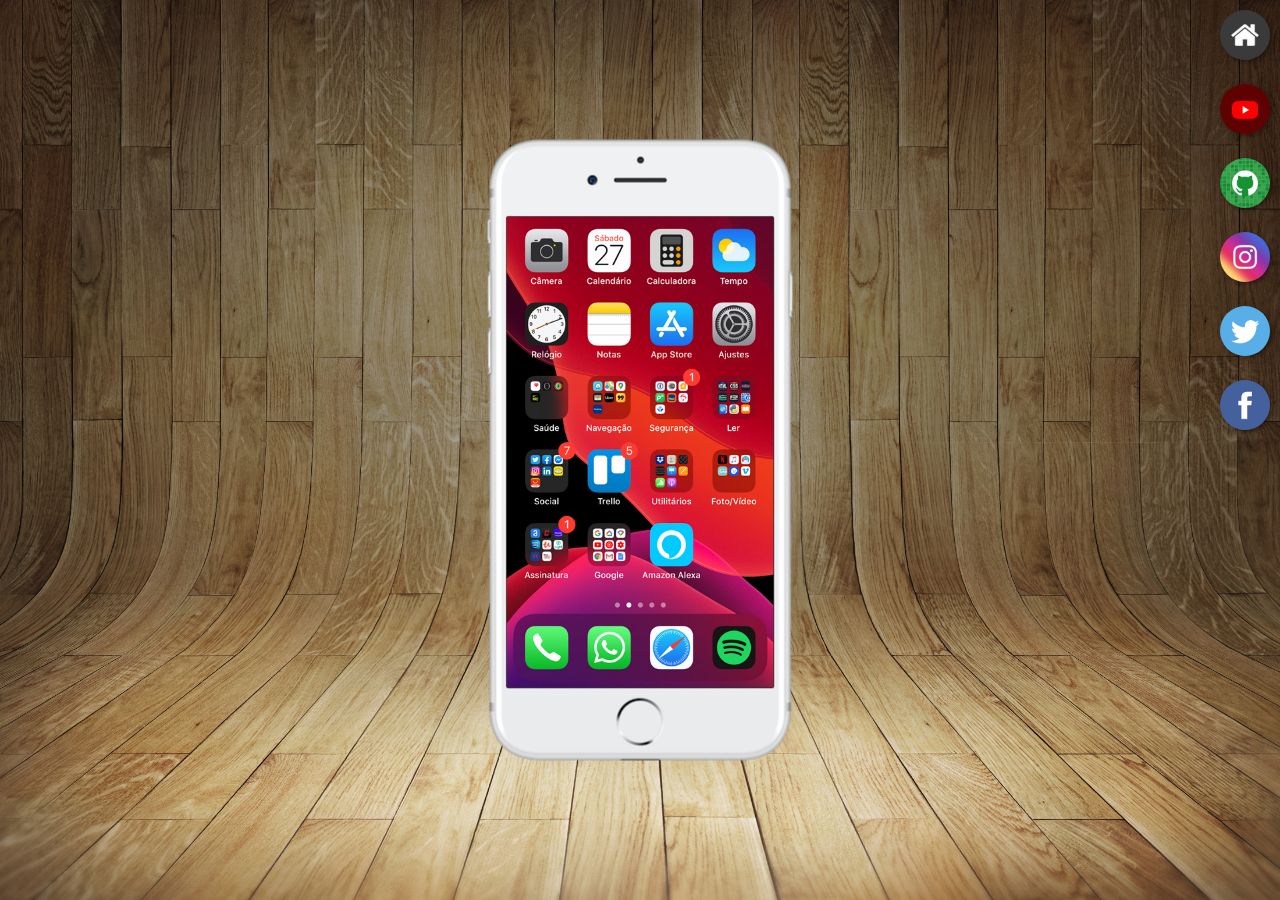
<file: index.html>
<!DOCTYPE html>
<html lang="pt-br">
<head>
    <meta charset="UTF-8">
    <meta http-equiv="X-UA-Compatible" content="IE=edge">
    <meta name="viewport" content="width=device-width, initial-scale=1.0">
    <link rel="stylesheet" href="estilos/style.css">
    <title>Projeto Redes Sociais</title>
    <link rel="shortcut icon" href="favicon.ico" type="image/x-icon">    
</head>
<body>
    <main>
        <section id="telefone">
            <iframe src="home.html" name="tela" id="tela" frameborder="0">
                Seu navegador não é compatível com isso!
            </iframe>
        </section>
        <section id="redes-sociais">
            <a href="home.html" target="tela"><img src="imagens/logo-home.jpg" alt="Home"></a> <br>
            <a href="youtube.html" target="tela"><img src="imagens/logo-youtube.jpg" alt="YouTube"></a> <br>
            <a href="github.html" target="tela"><img src="imagens/logo-github.jpg" alt="GitHub"></a> <br>
            <a href="instagram.html" target="tela"><img src="imagens/logo-instagram.jpg" alt="Instagram"></a> <br>
            <a href="twitter.html" target="tela"><img src="imagens/logo-twitter.jpg" alt="Twitter"></a> <br>
            <a href="facebook.html" target="tela"><img src="imagens/logo-facebook.jpg" alt="Facebook"></a>
        </section>
    </main>
</body>
</html>
</file>
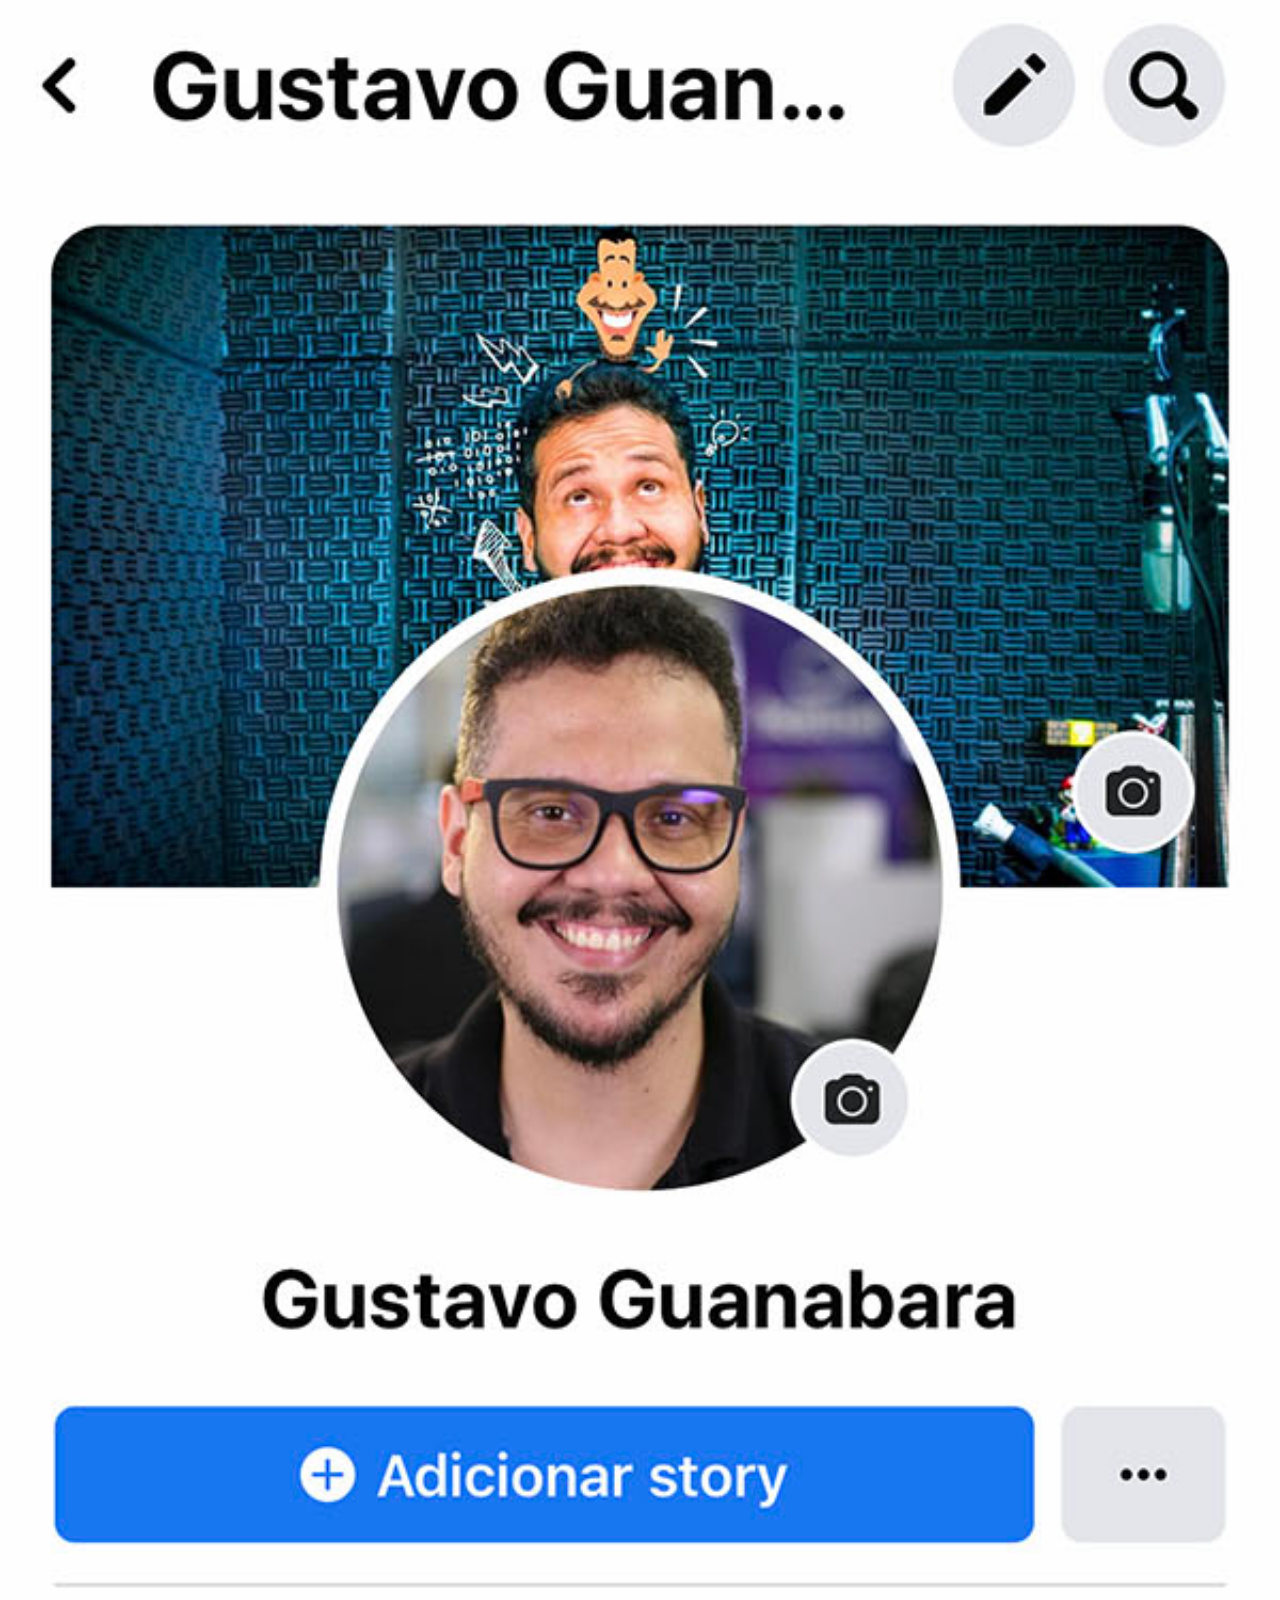
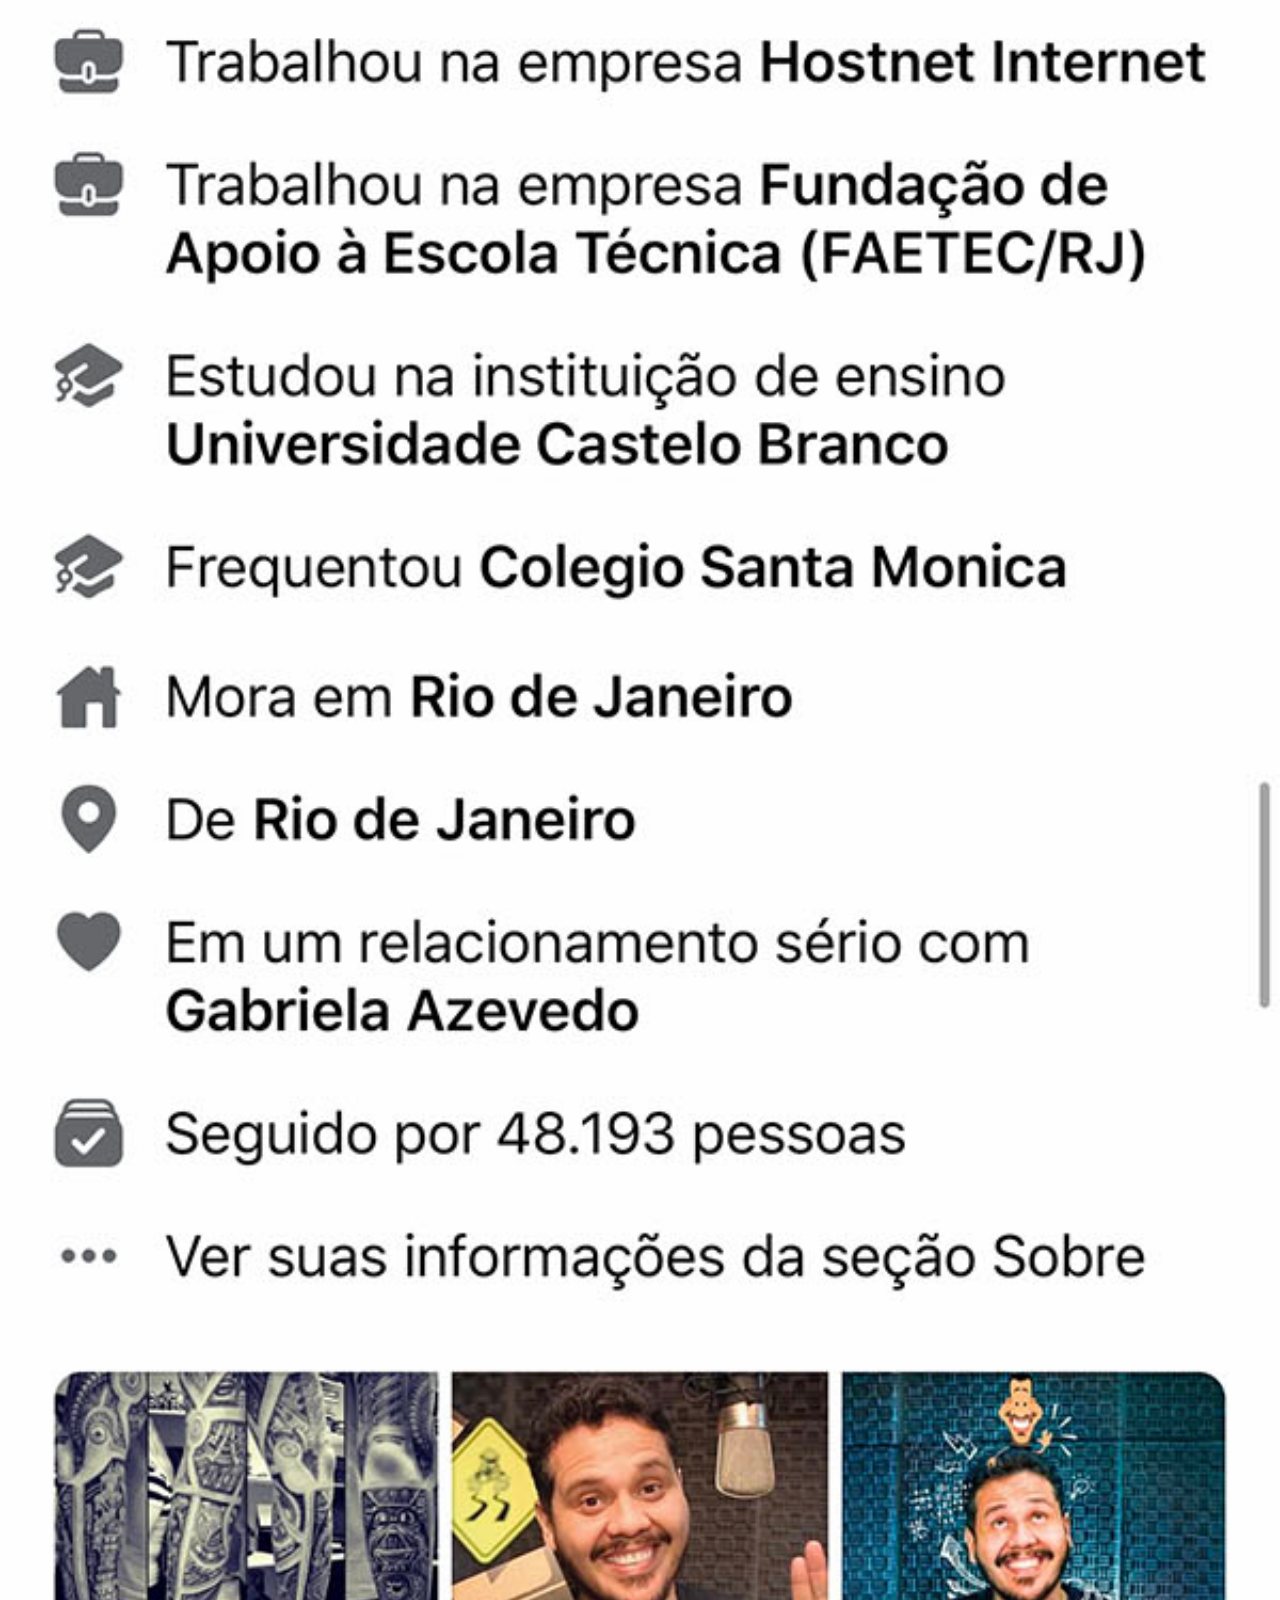
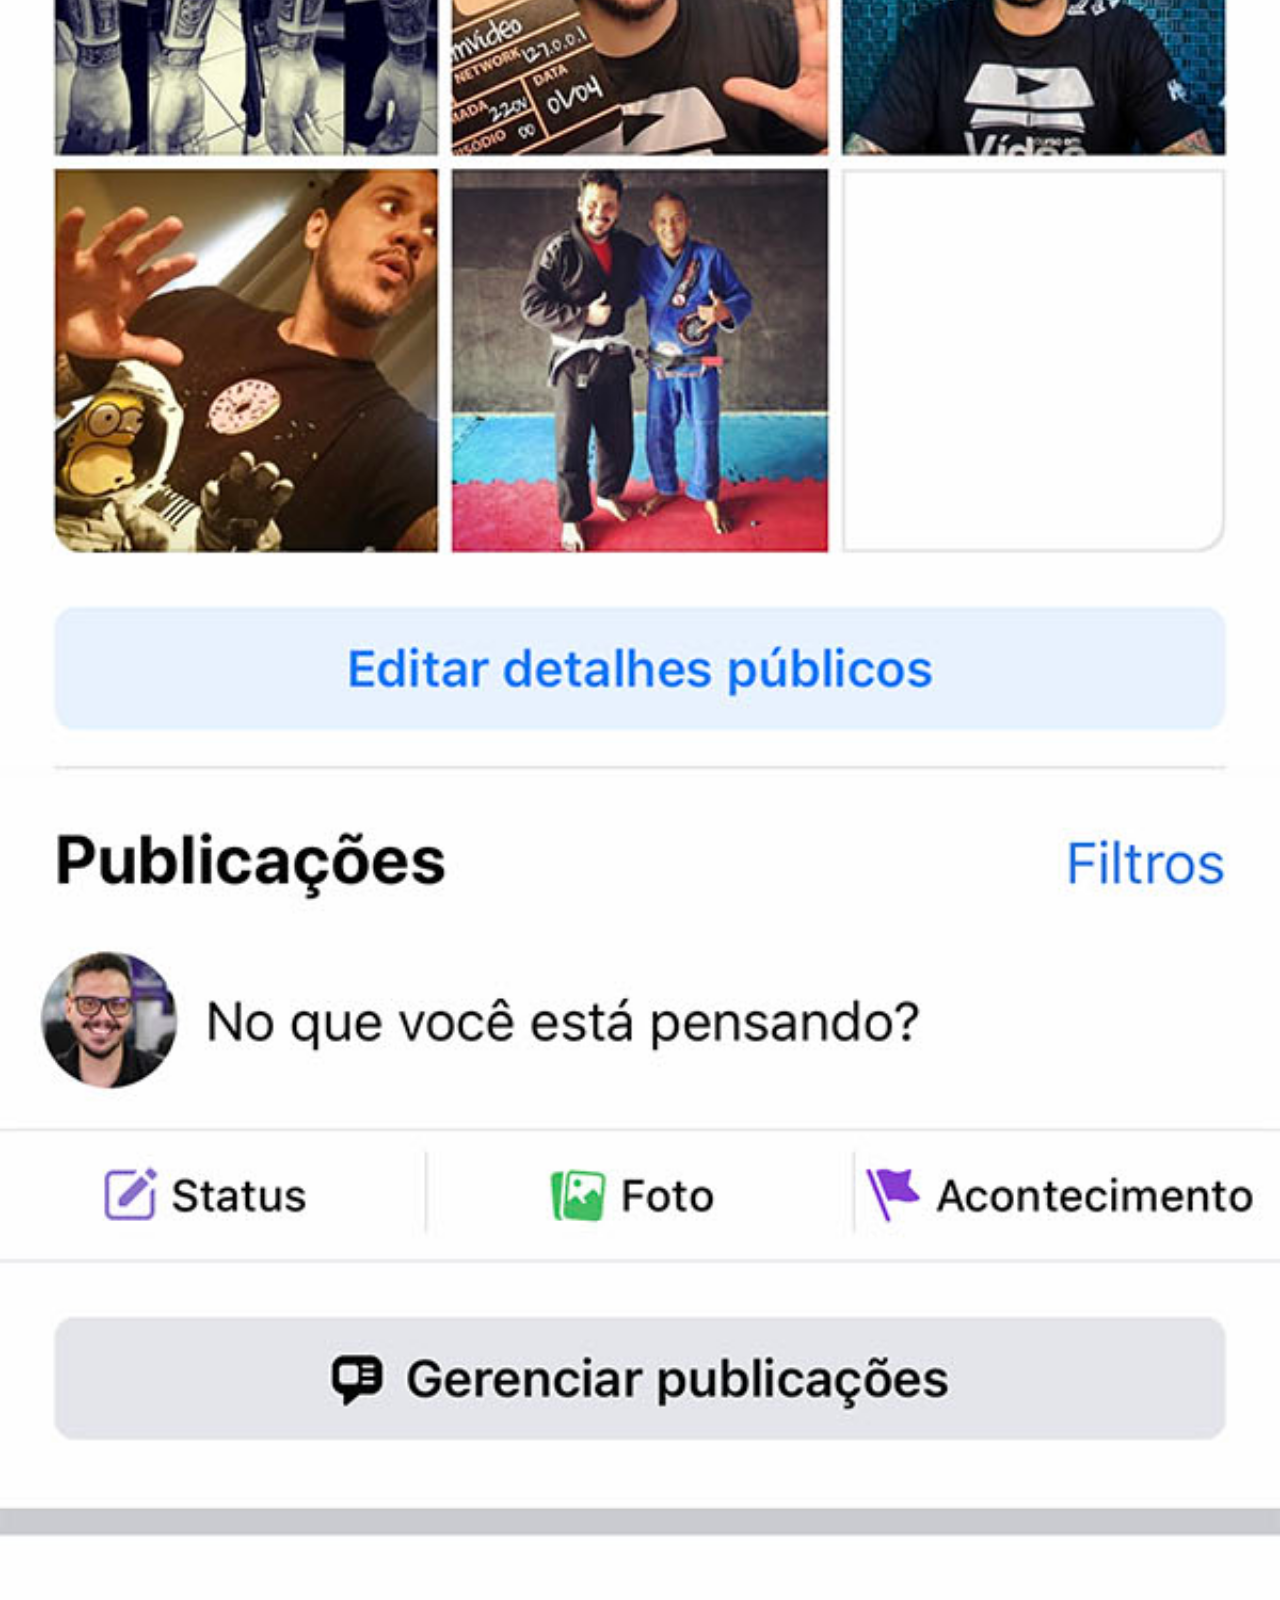
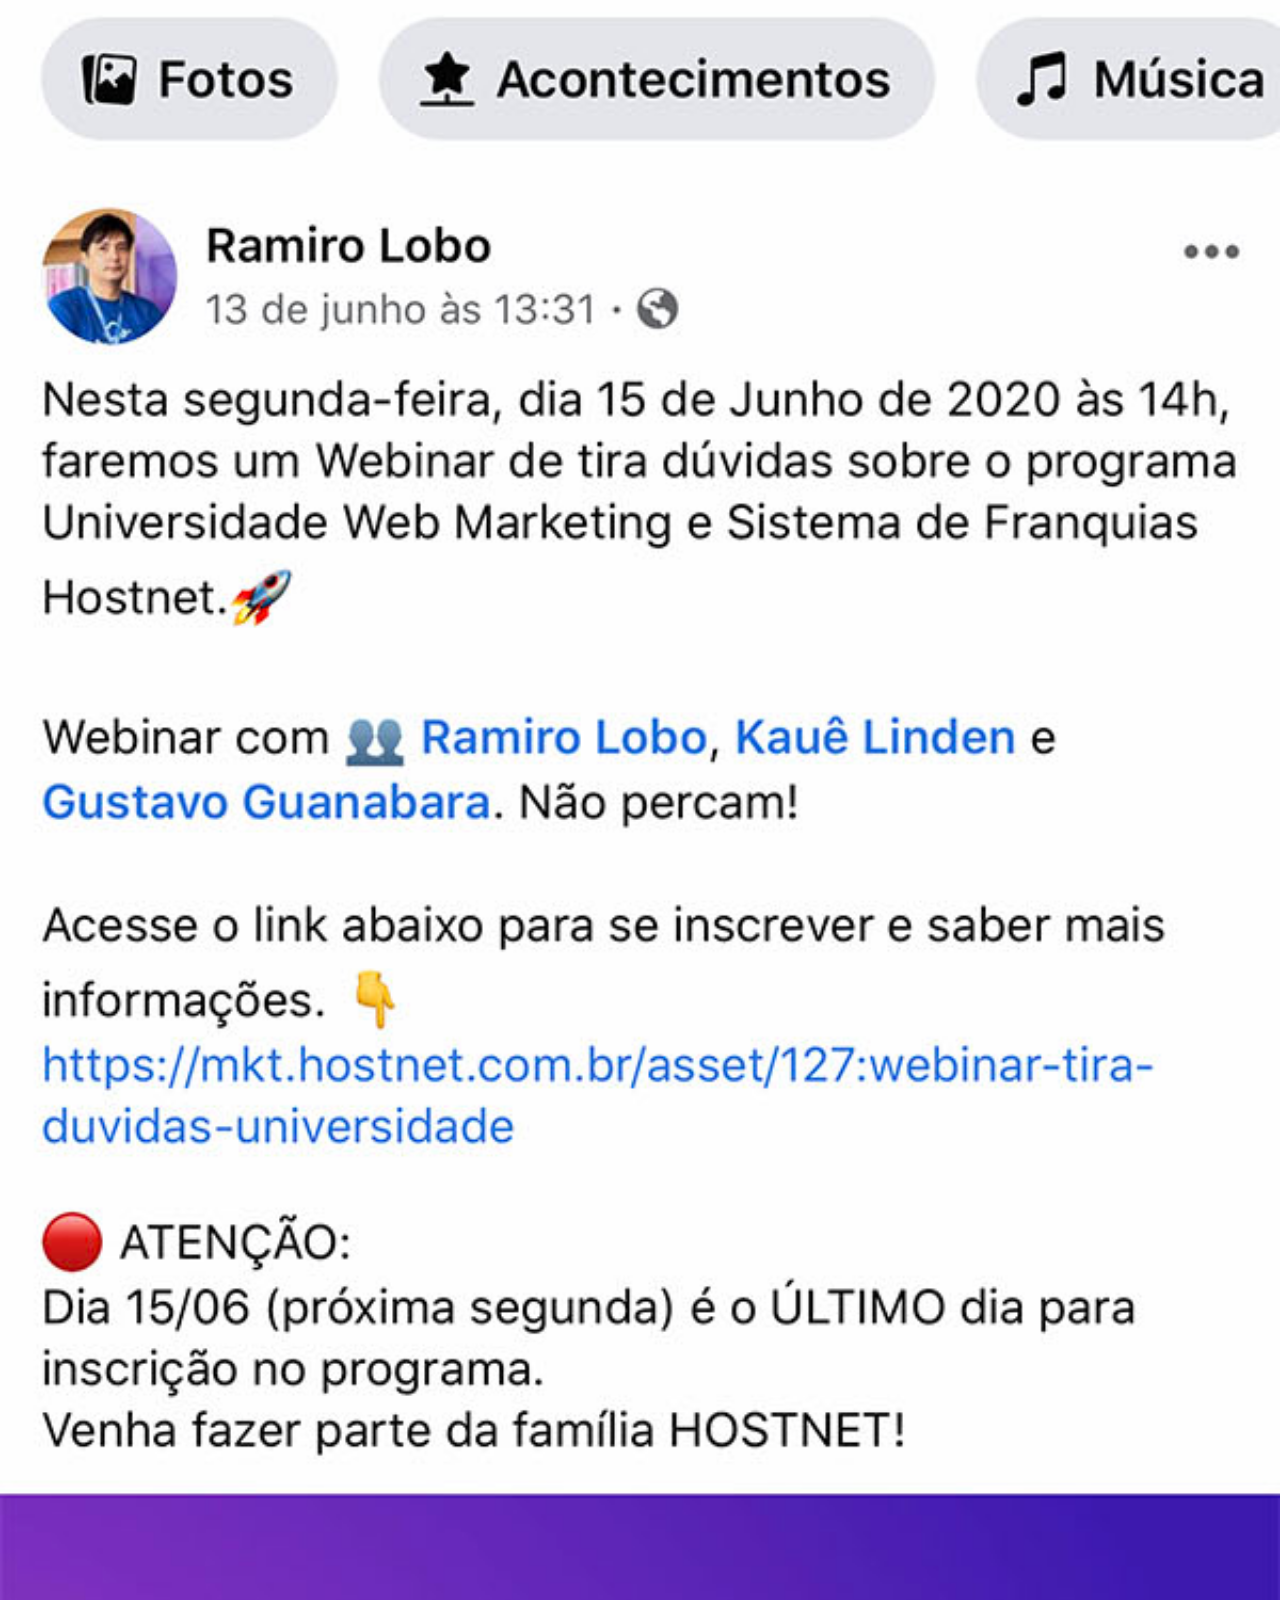
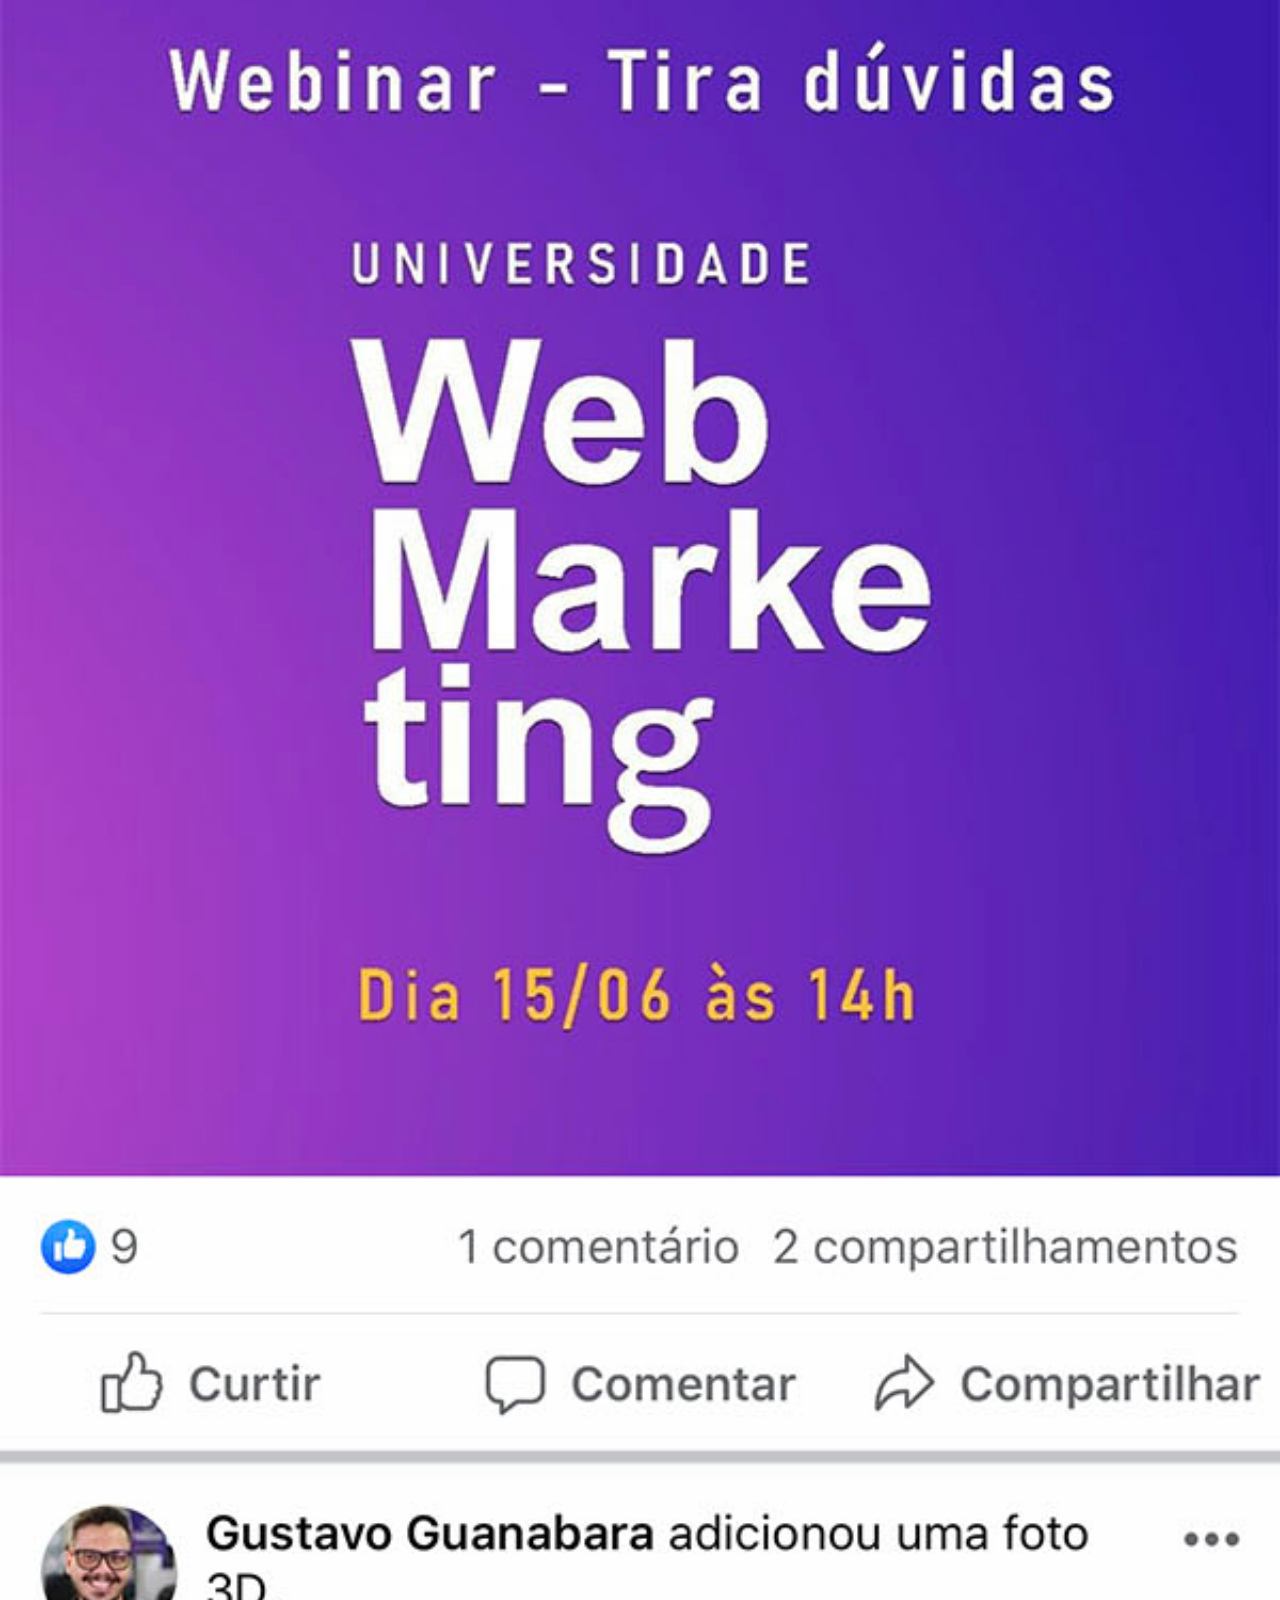
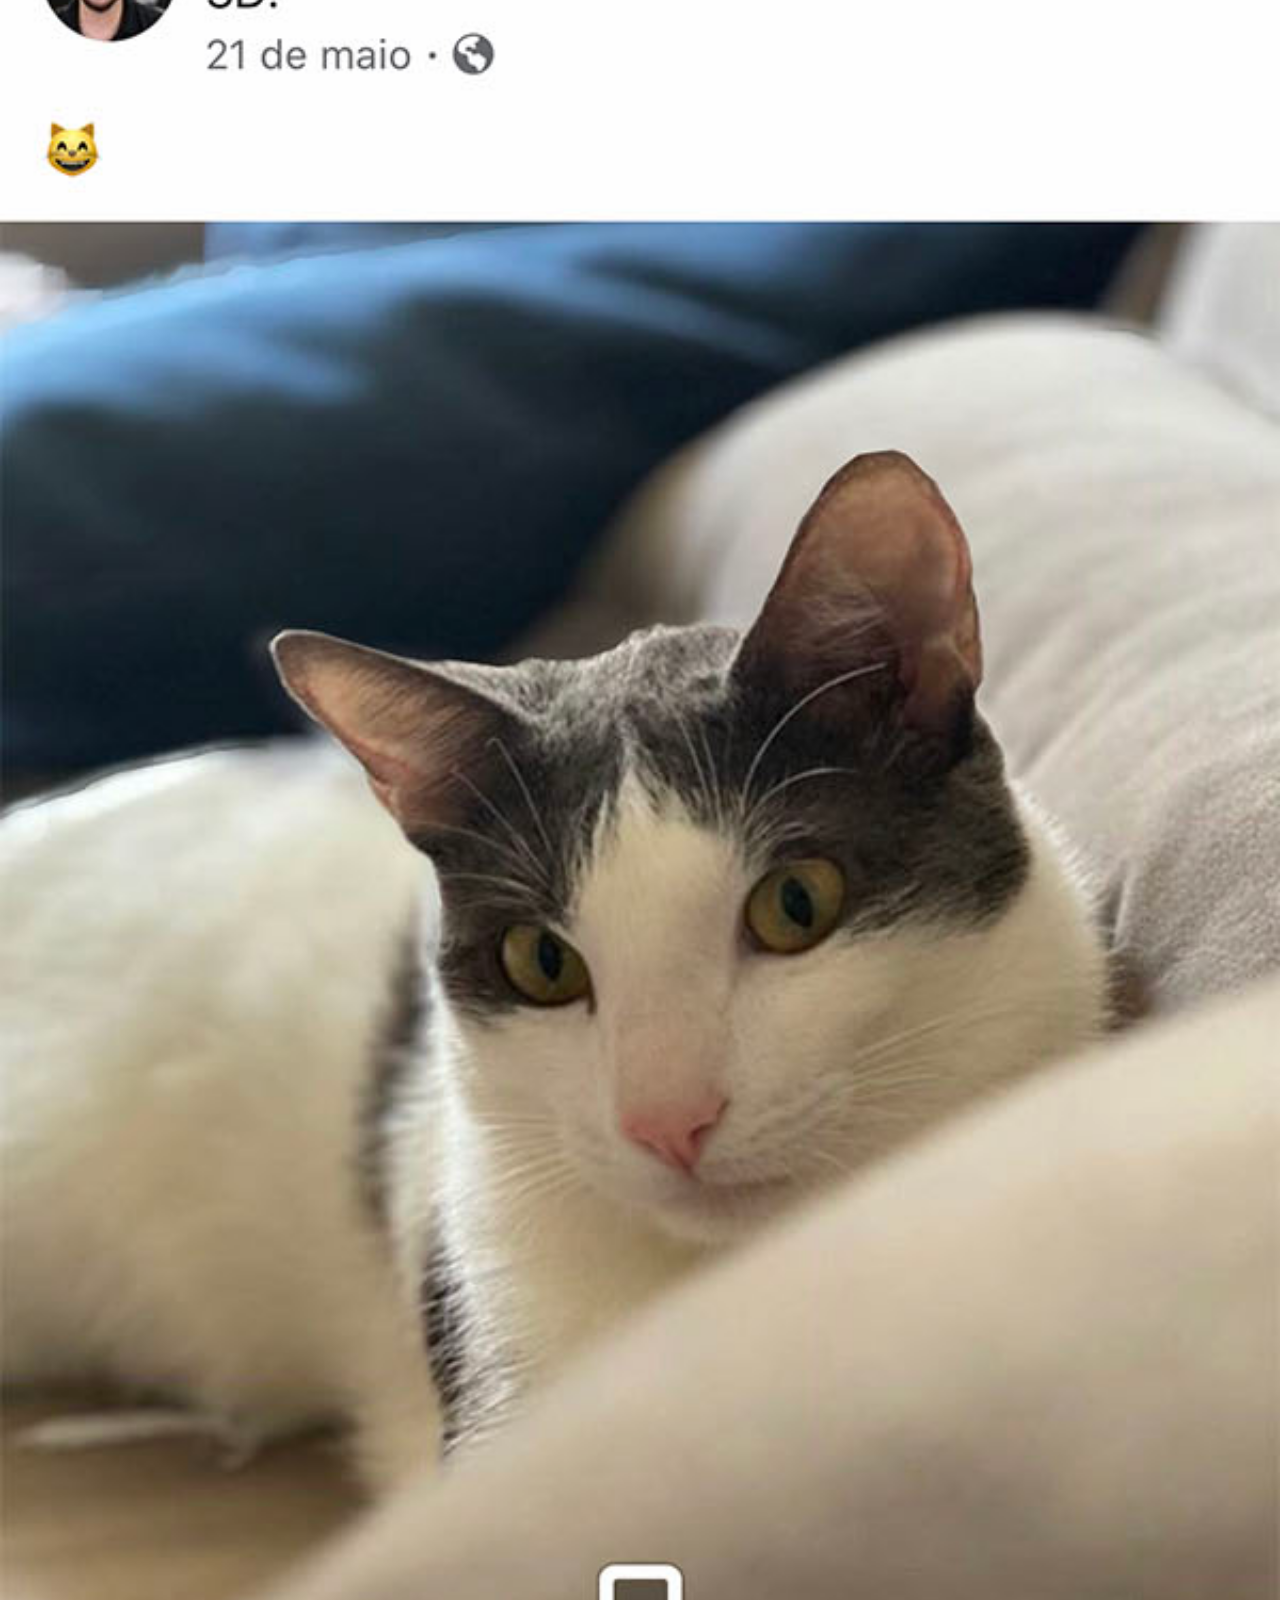
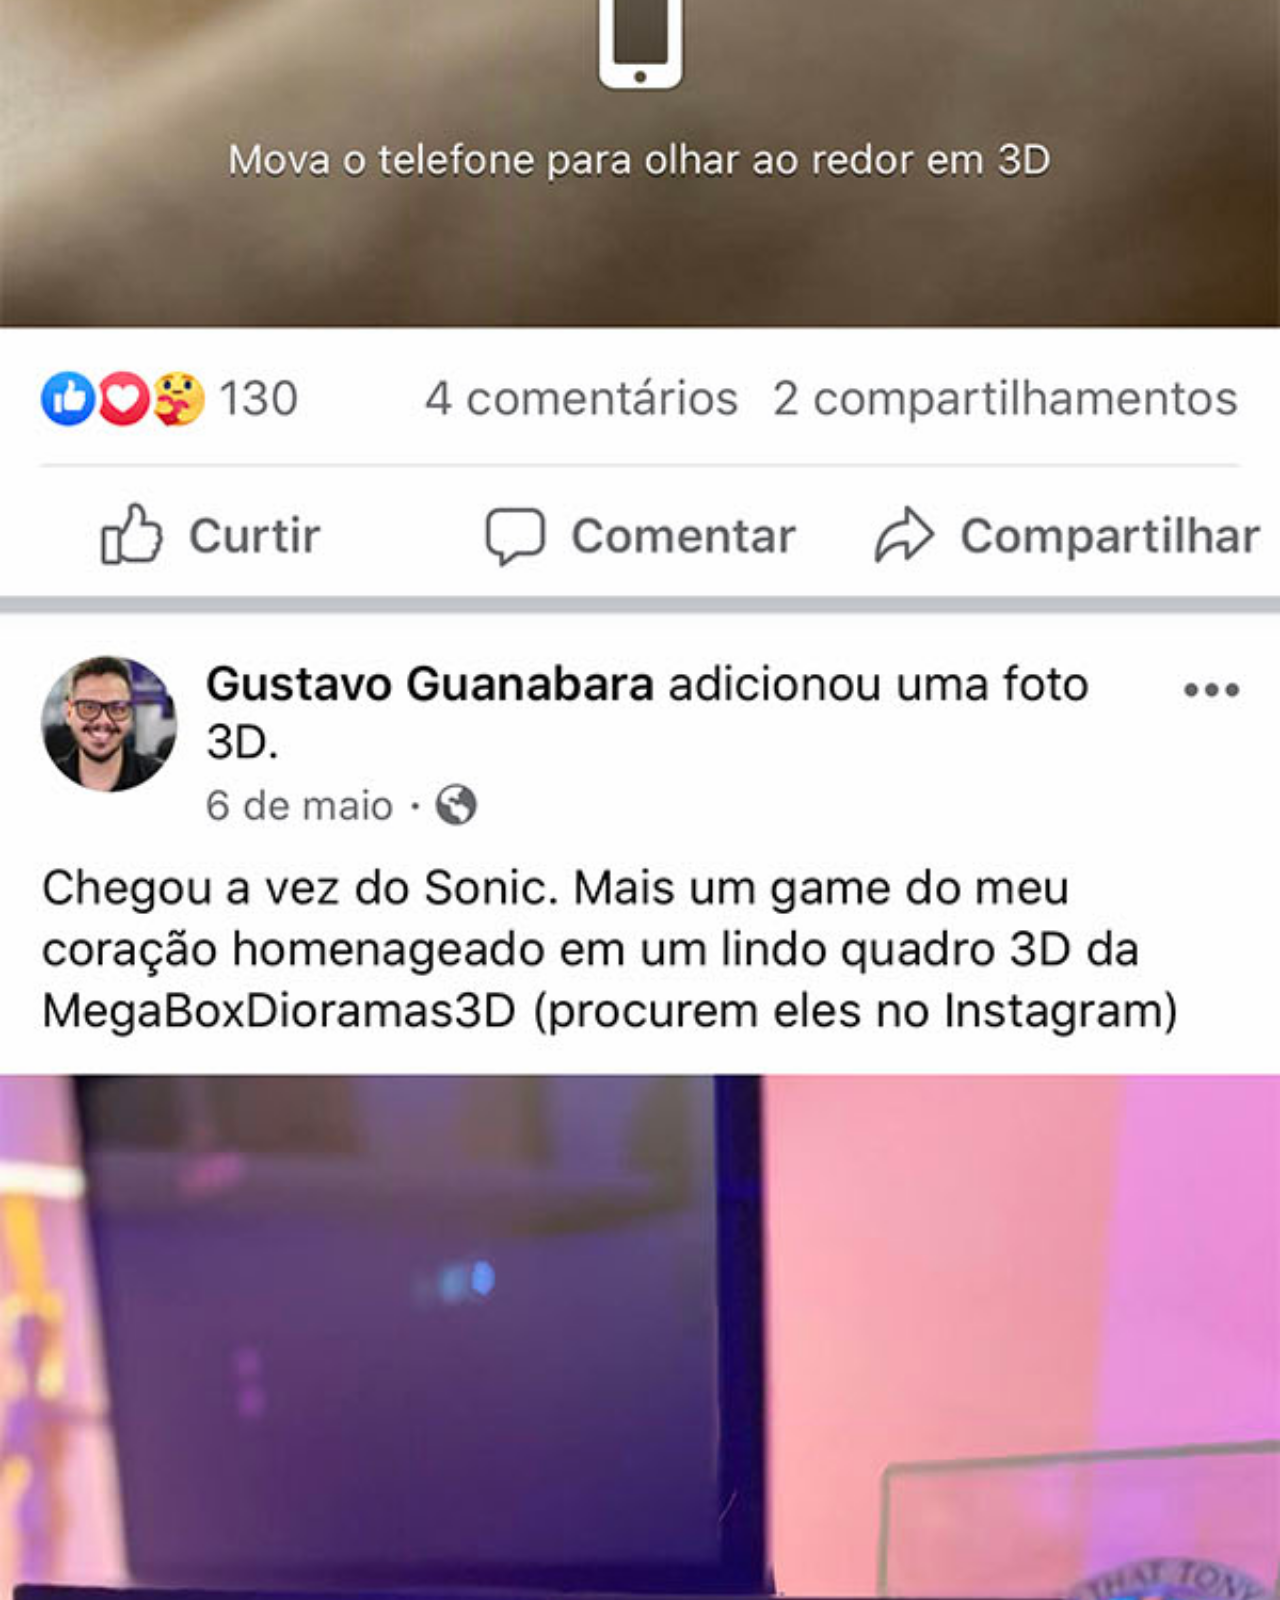
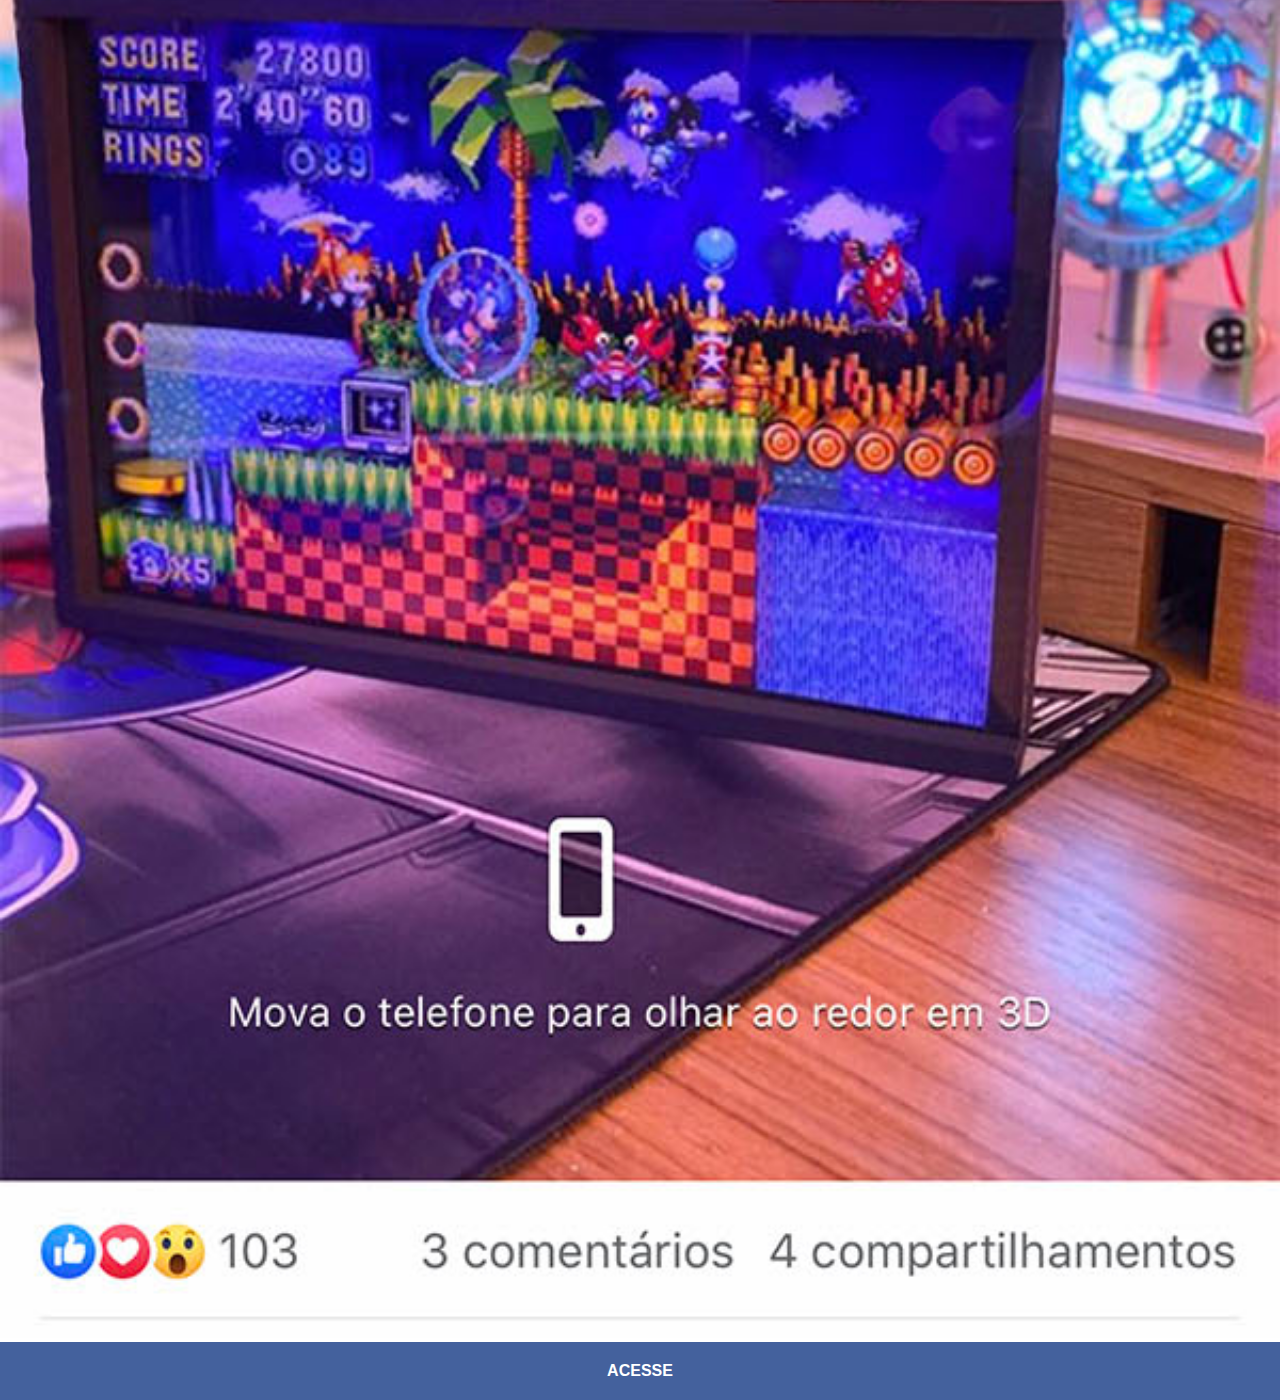
<file: facebook.html>
<!DOCTYPE html>
<html lang="pt-br">
<head>
    <meta charset="UTF-8">
    <meta http-equiv="X-UA-Compatible" content="IE=edge">
    <meta name="viewport" content="width=device-width, initial-scale=1.0">
    <title>Document</title>
    <link rel="stylesheet" href="estilos/social.css">
    <style>
        a {
            background-color: #44619D;
        }

        a:hover {
            background-color: #344a77;
            transition: .4s;
        }
    </style>
</head>
<body>
    <img src="imagens/tela-facebook.jpg" alt="Facebook">
    <a href="https://www.facebook.com/wesley.desouza.370/" target="_blank">ACESSE</a>
</body>
</html>
</file>
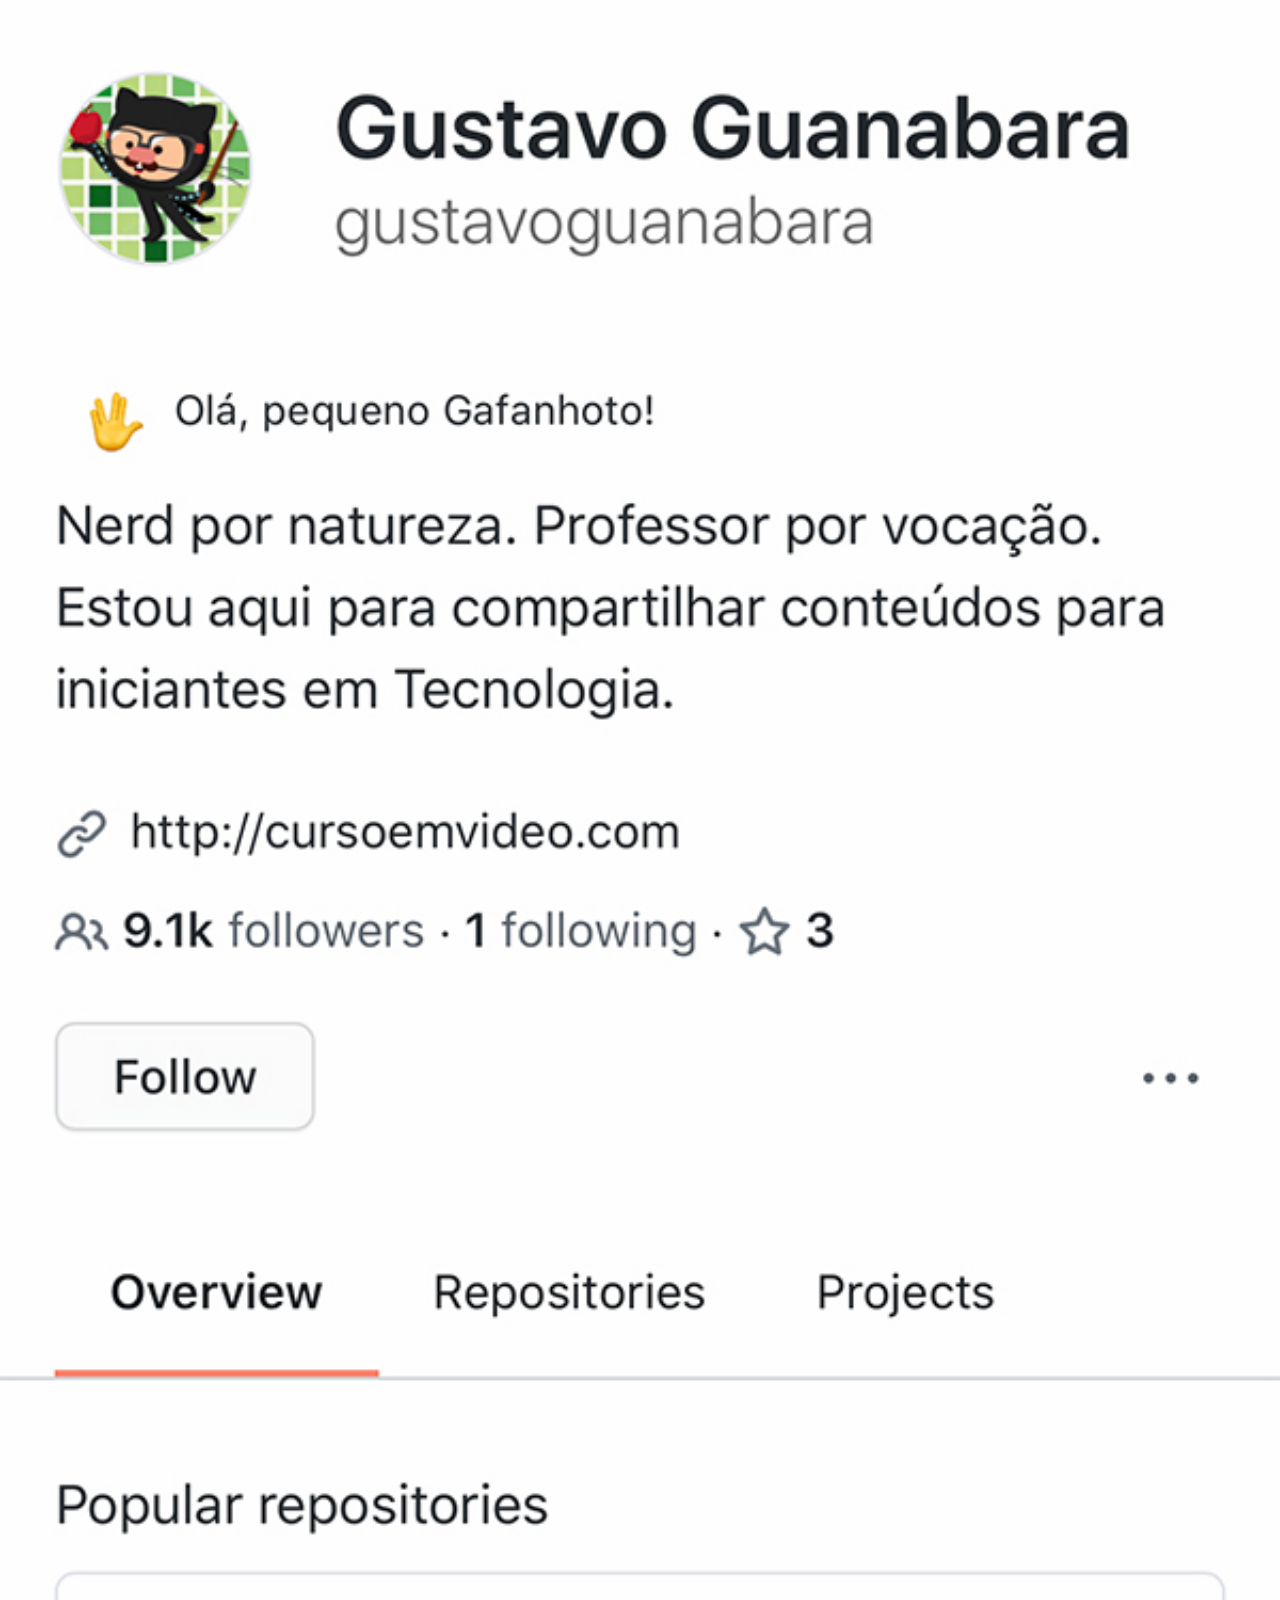
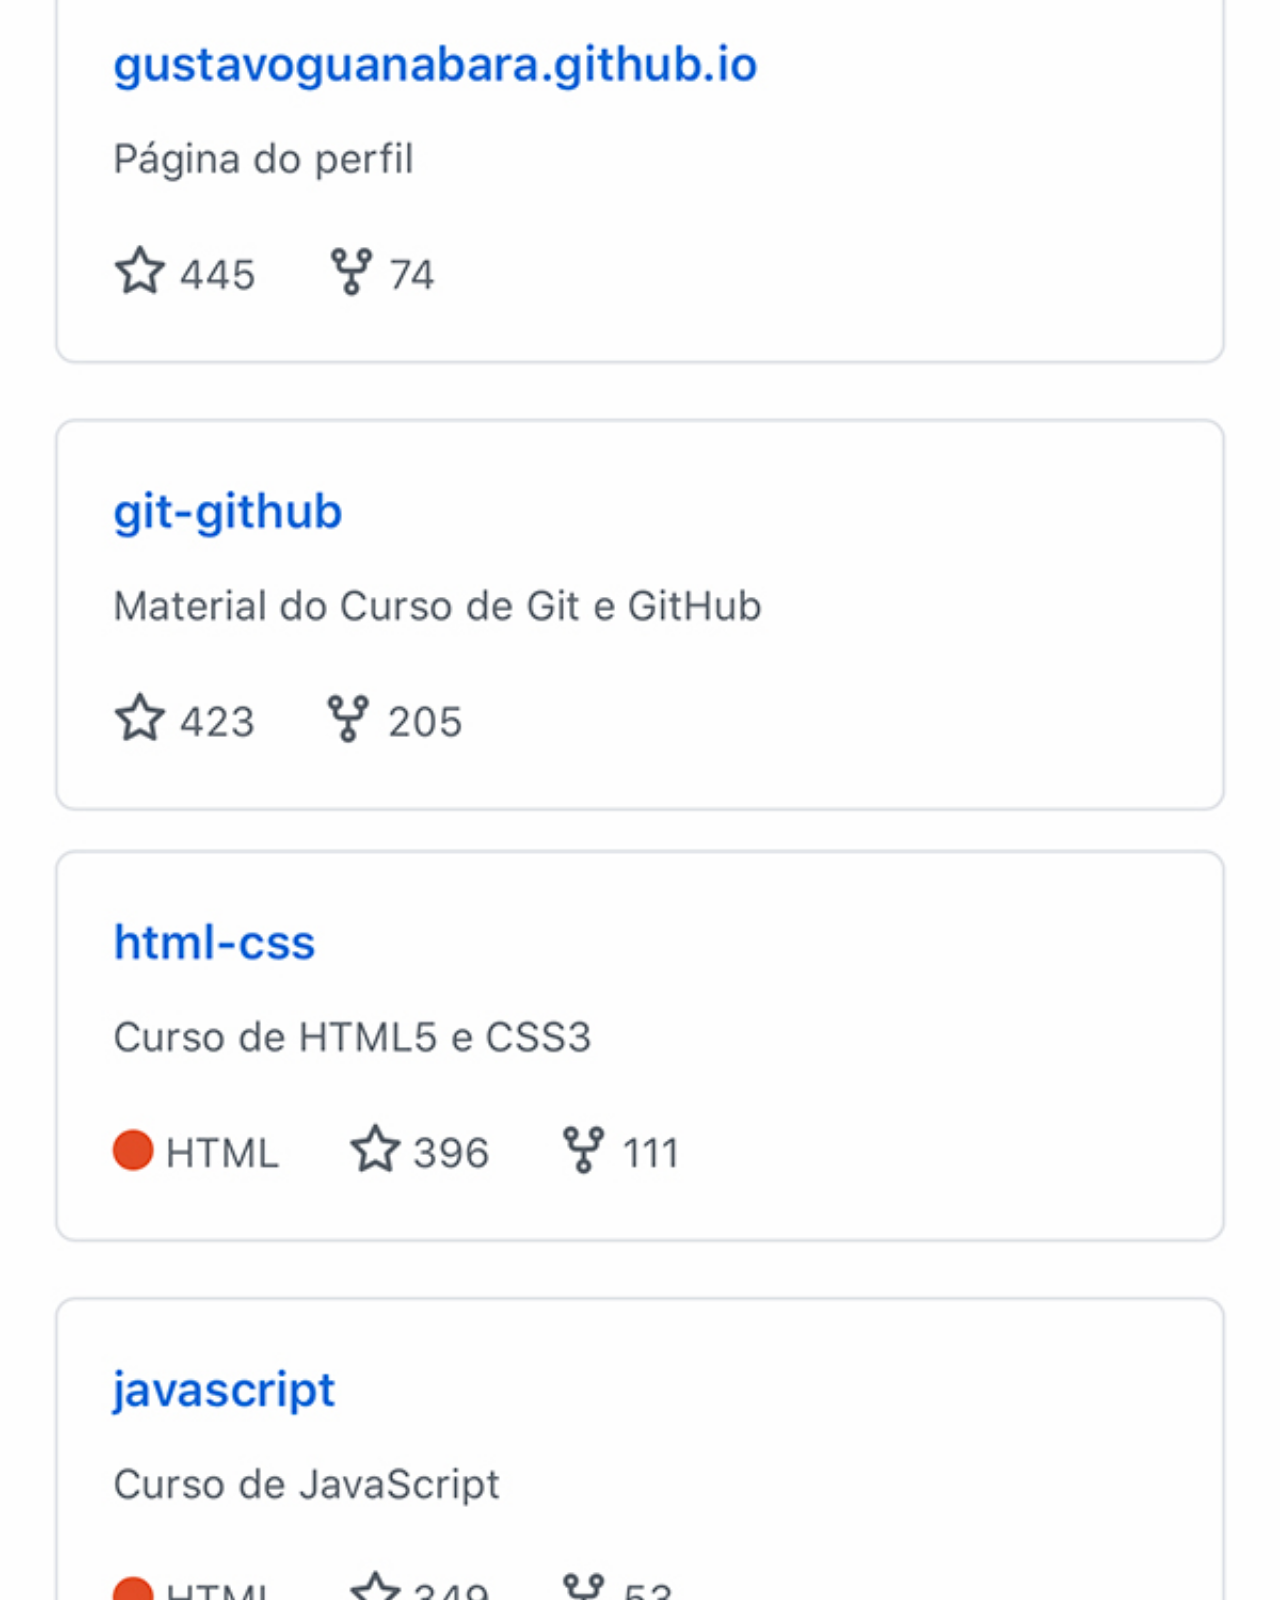
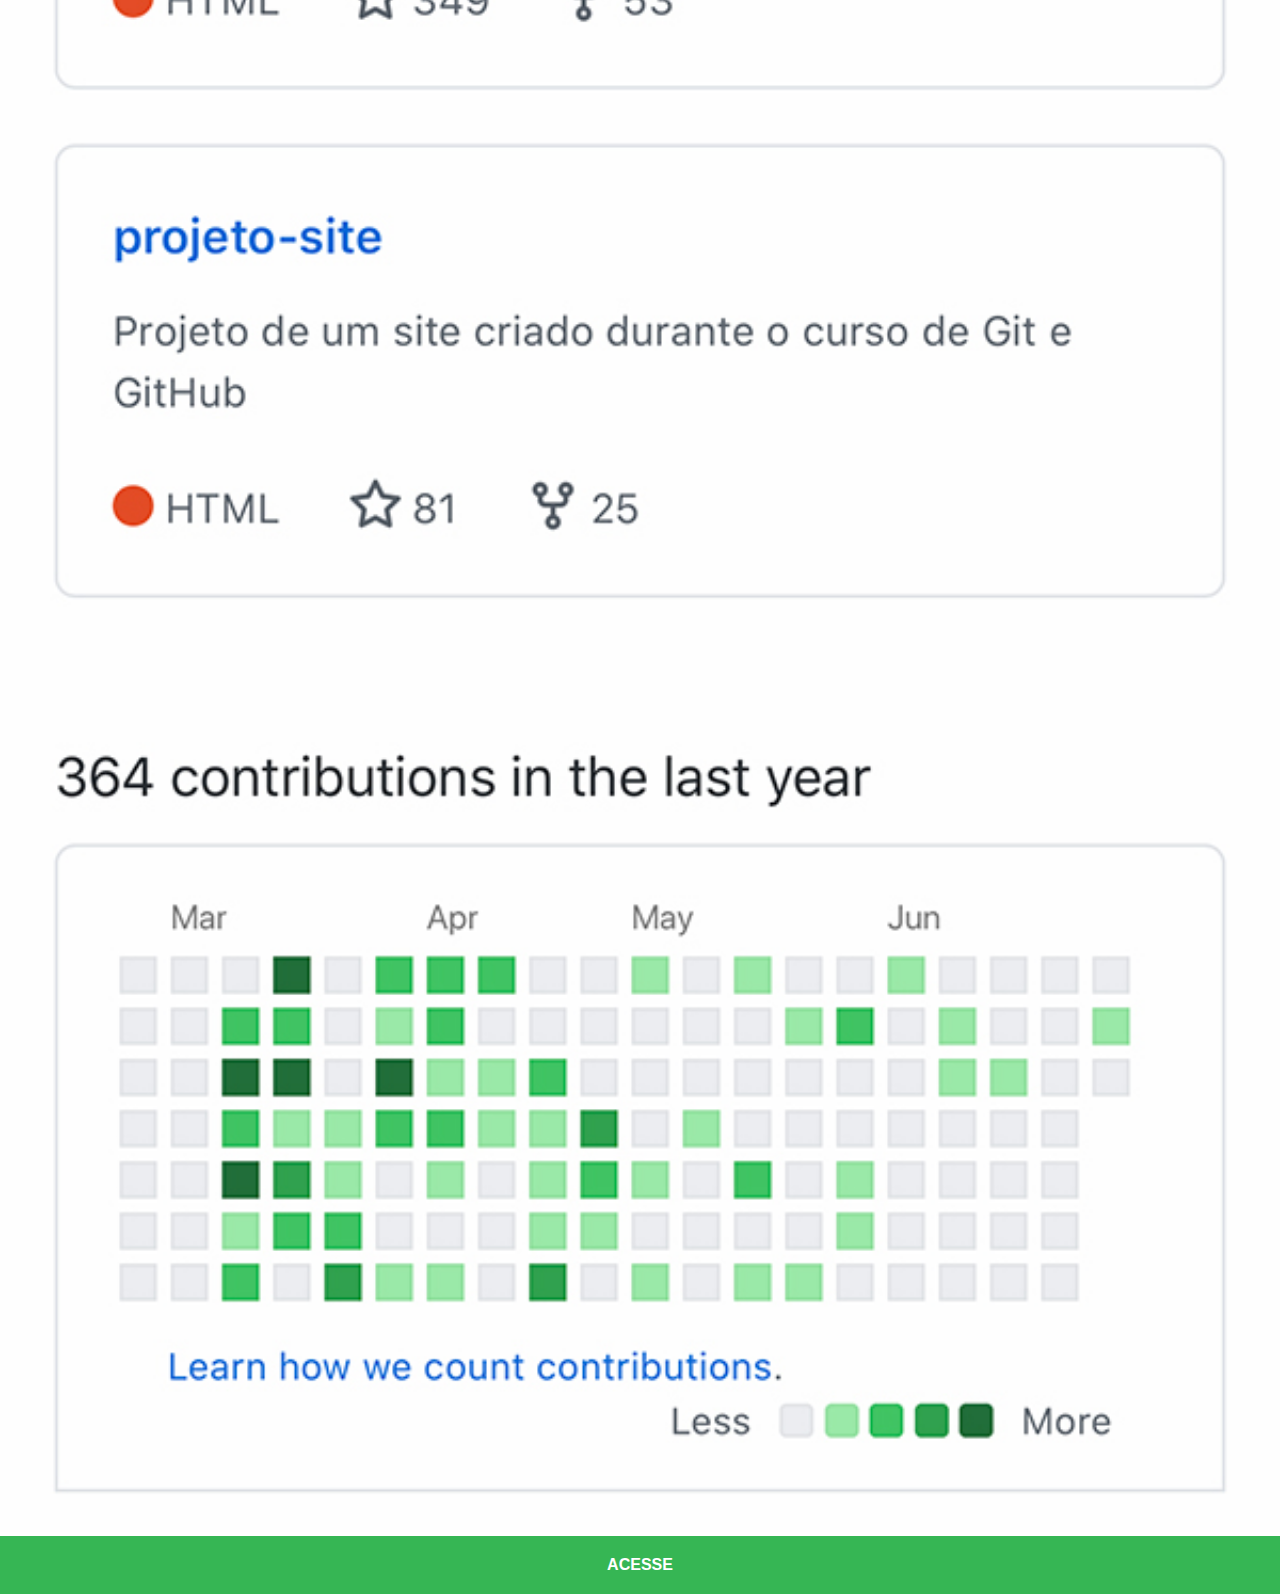
<file: github.html>
<!DOCTYPE html>
<html lang="pt-br">
<head>
    <meta charset="UTF-8">
    <meta http-equiv="X-UA-Compatible" content="IE=edge">
    <meta name="viewport" content="width=device-width, initial-scale=1.0">
    <title>Document</title>
    <link rel="stylesheet" href="estilos/social.css">
    <style>
        a {
            background-color: #36b654;
            color: white;
        }

        a:hover {
            background-color: #25913a;
            transition: .4s;
        }
    </style>
</head>
<body>
    <img src="imagens/tela-github.jpg" alt=GitHub">
    <a href="https://github.com/WesleyxOliveira" target="_blank">ACESSE</a>
</body>
</html>
</file>
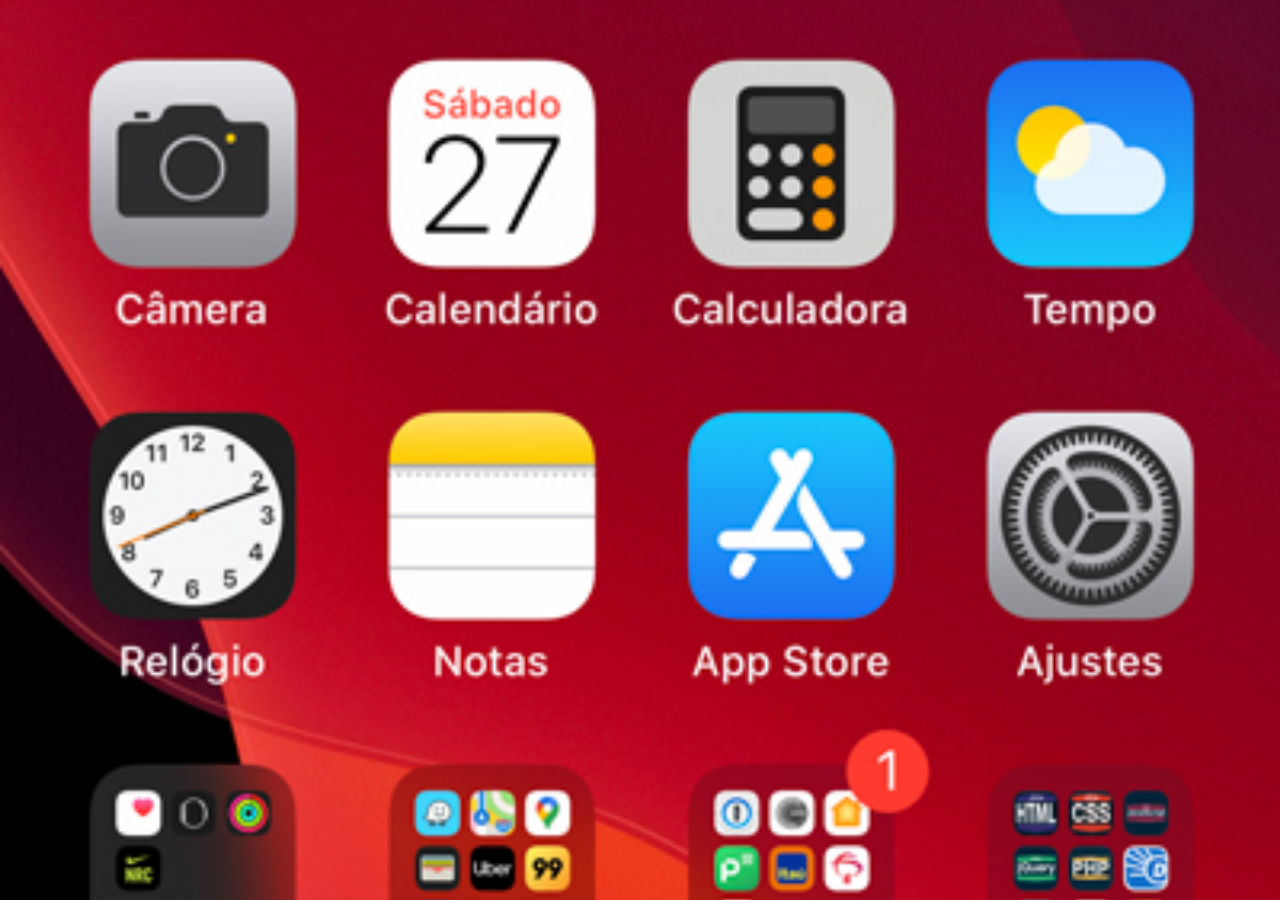
<file: home.html>
<!DOCTYPE html>
<html lang="pt-br">
<head>
    <meta charset="UTF-8">
    <meta http-equiv="X-UA-Compatible" content="IE=edge">
    <meta name="viewport" content="width=device-width, initial-scale=1.0">
    <title>Document</title>
    <style>
        * {
            margin: 0;
            padding: 0;            
        }

        body {
            width: 100vw;
            height: 100vh;
            background: black url(imagens/tela-home.jpg) no-repeat top center;
            background-size: cover;
        }
    </style>
</head>
<body>
    
</body>
</html>
</file>
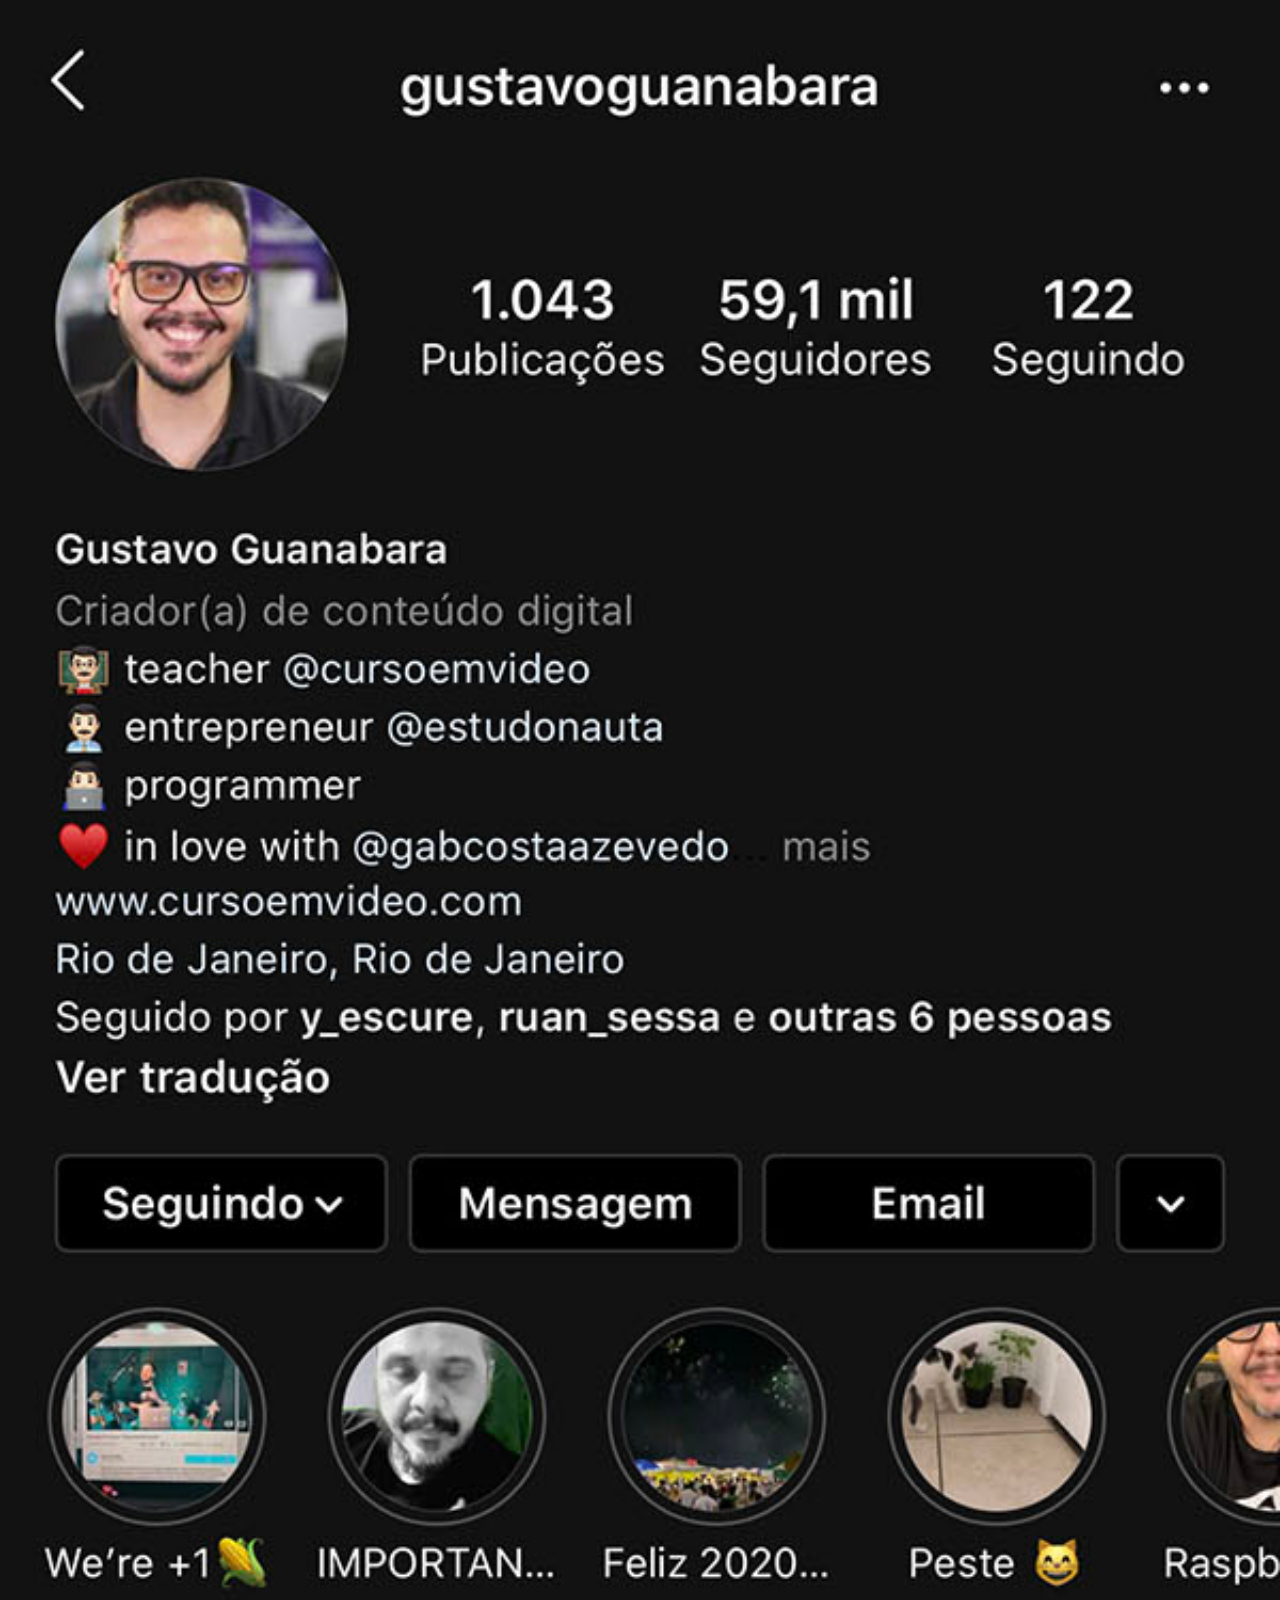
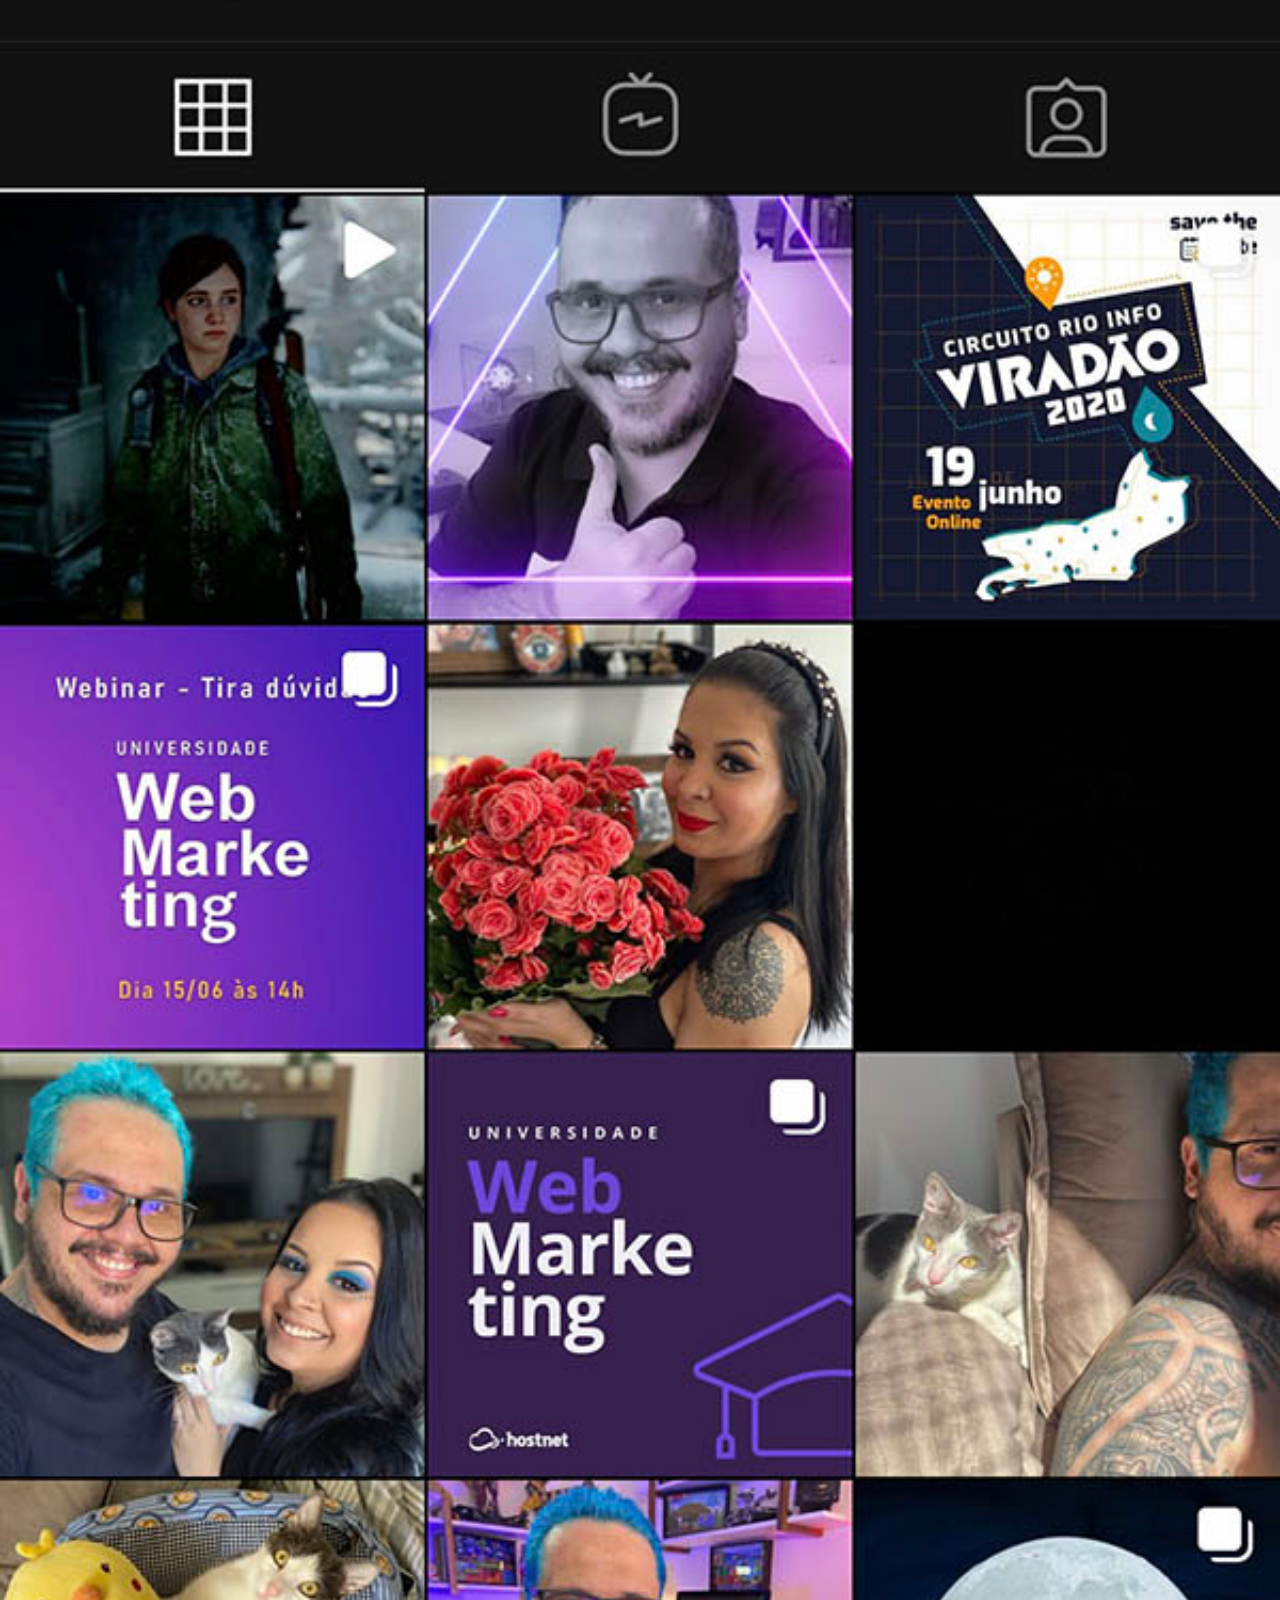
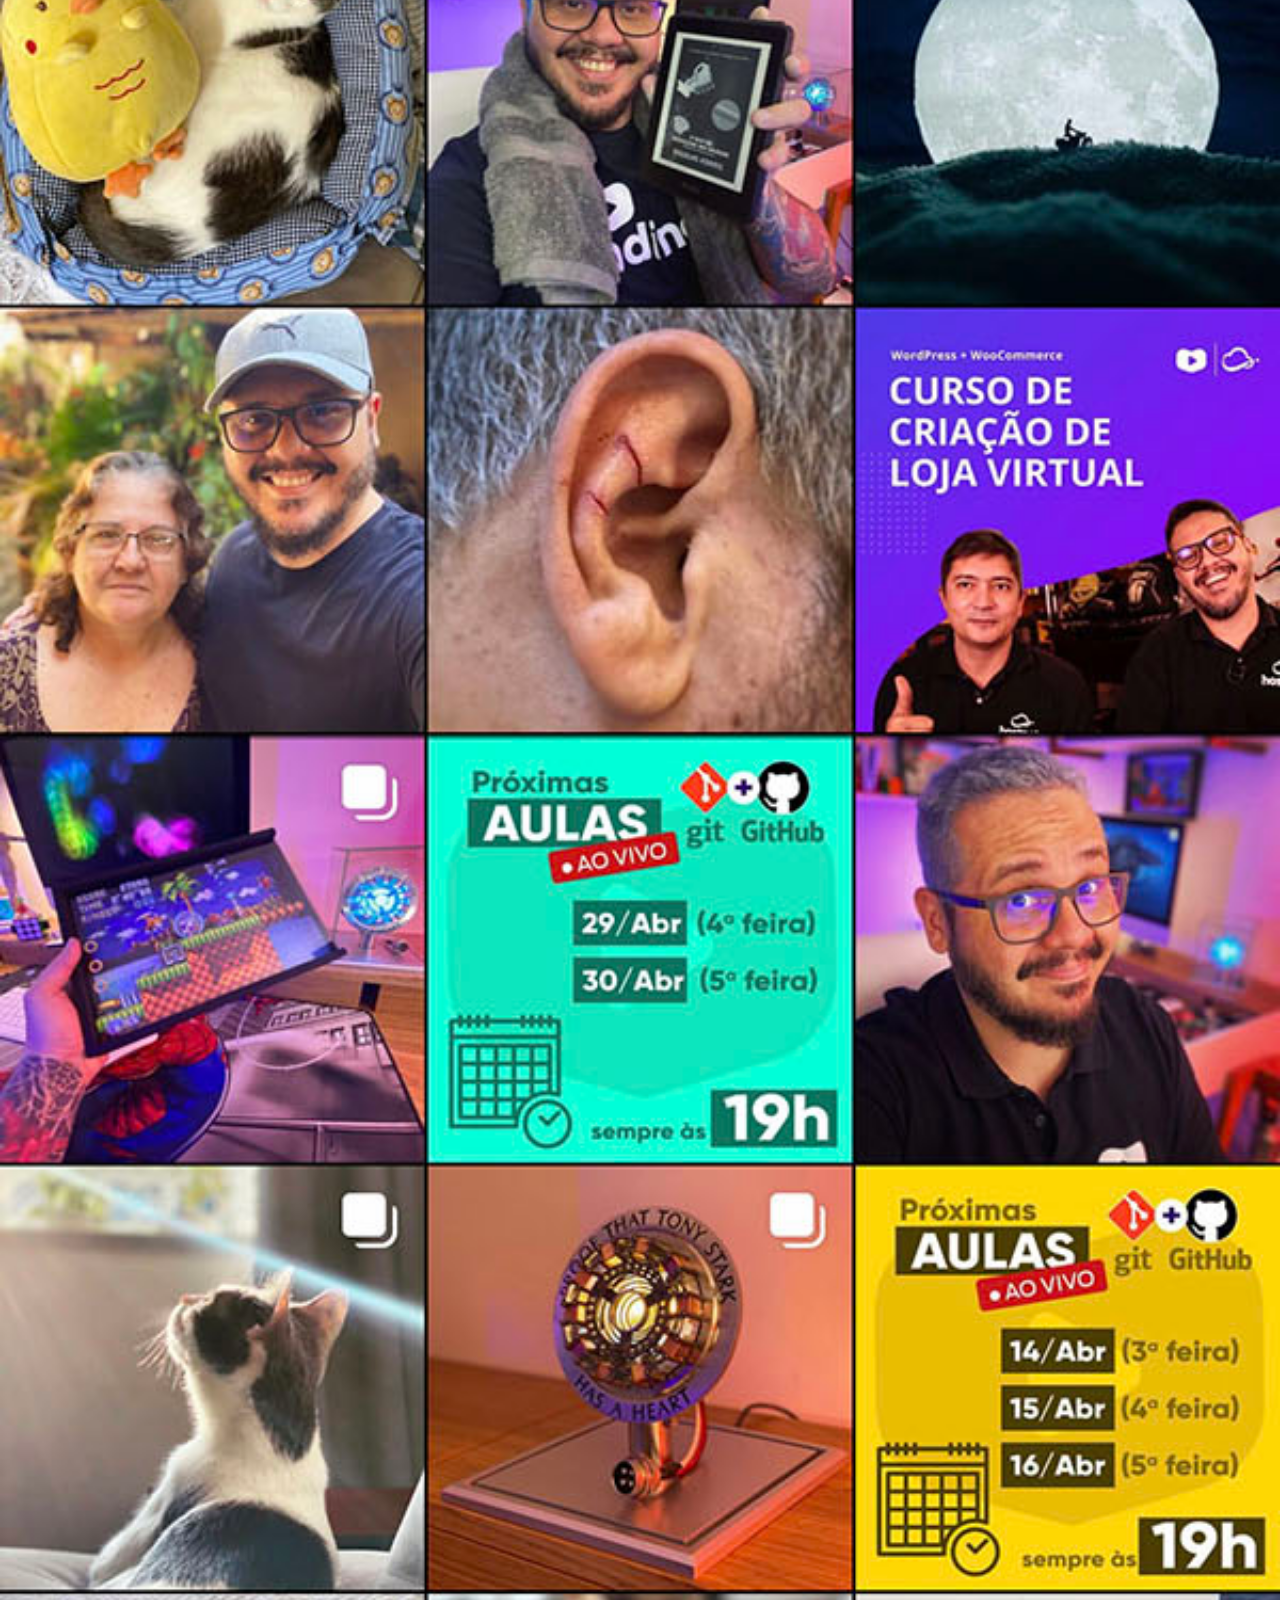
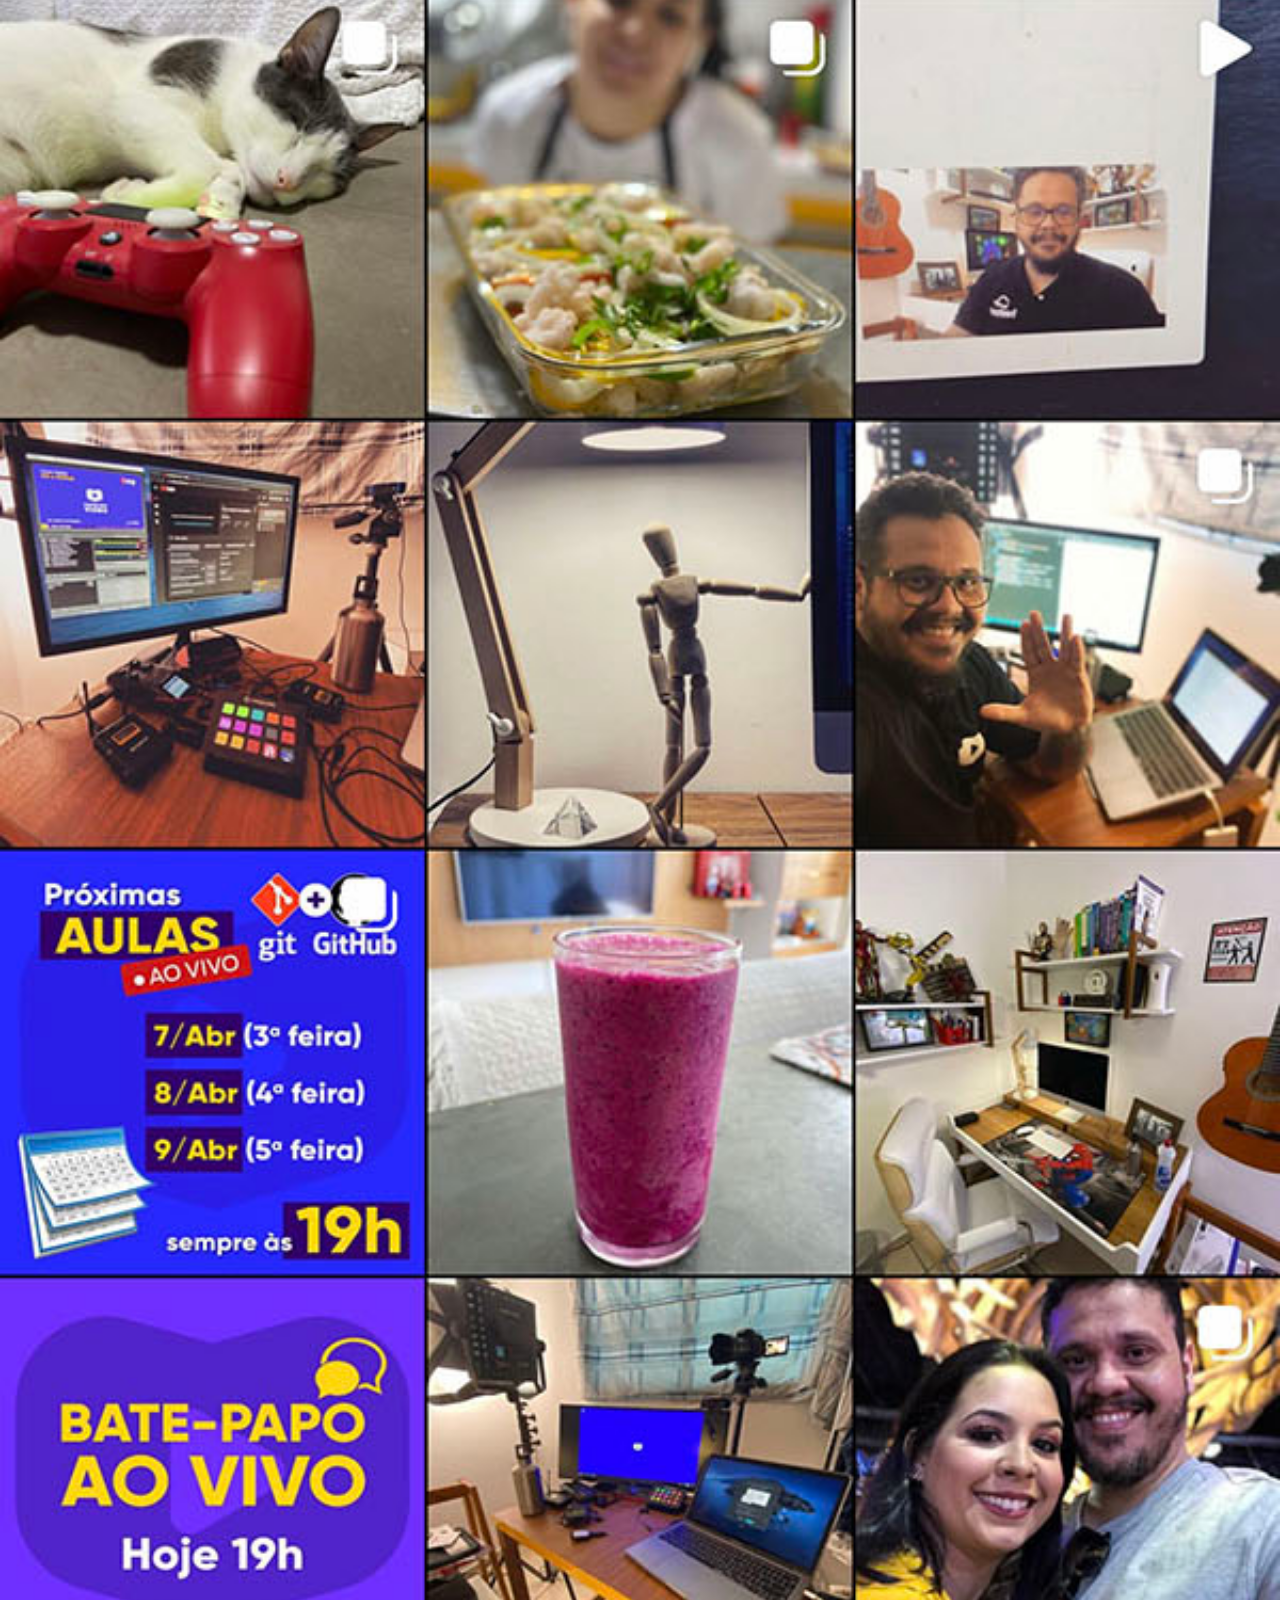
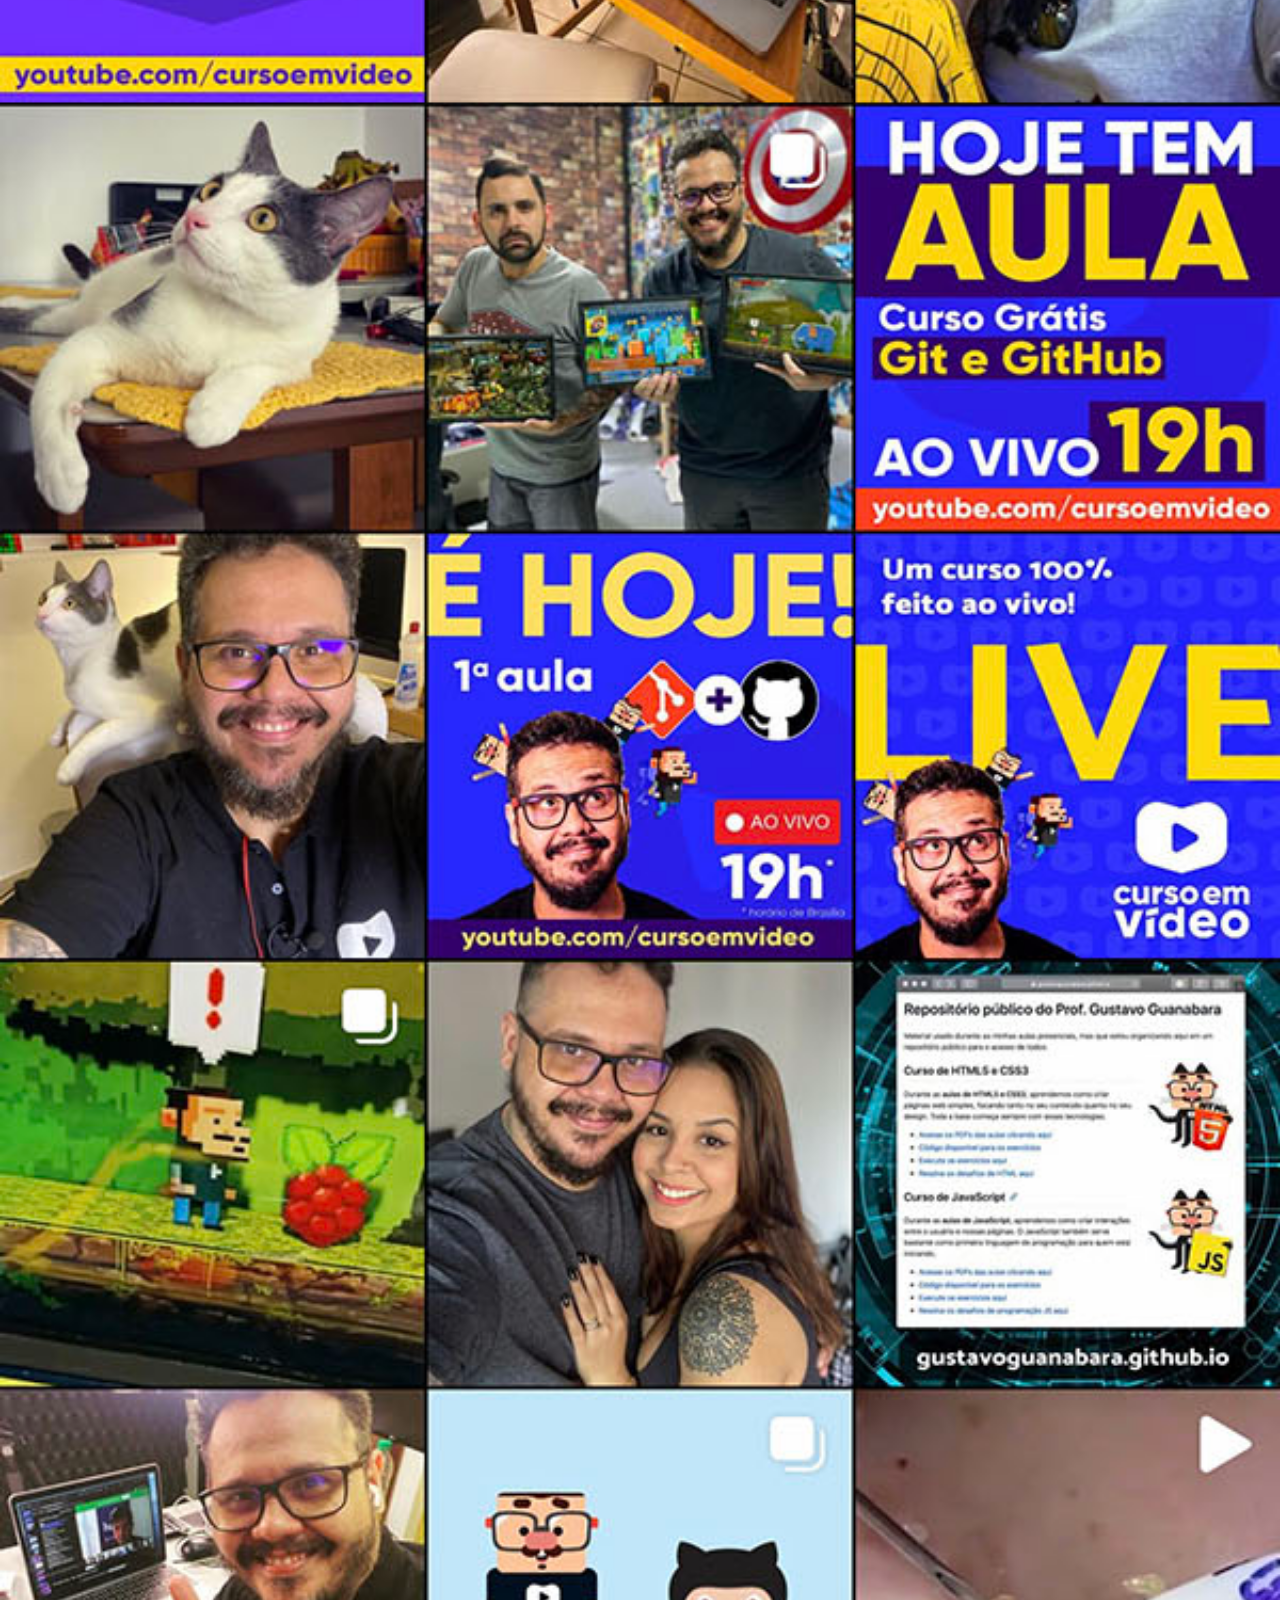
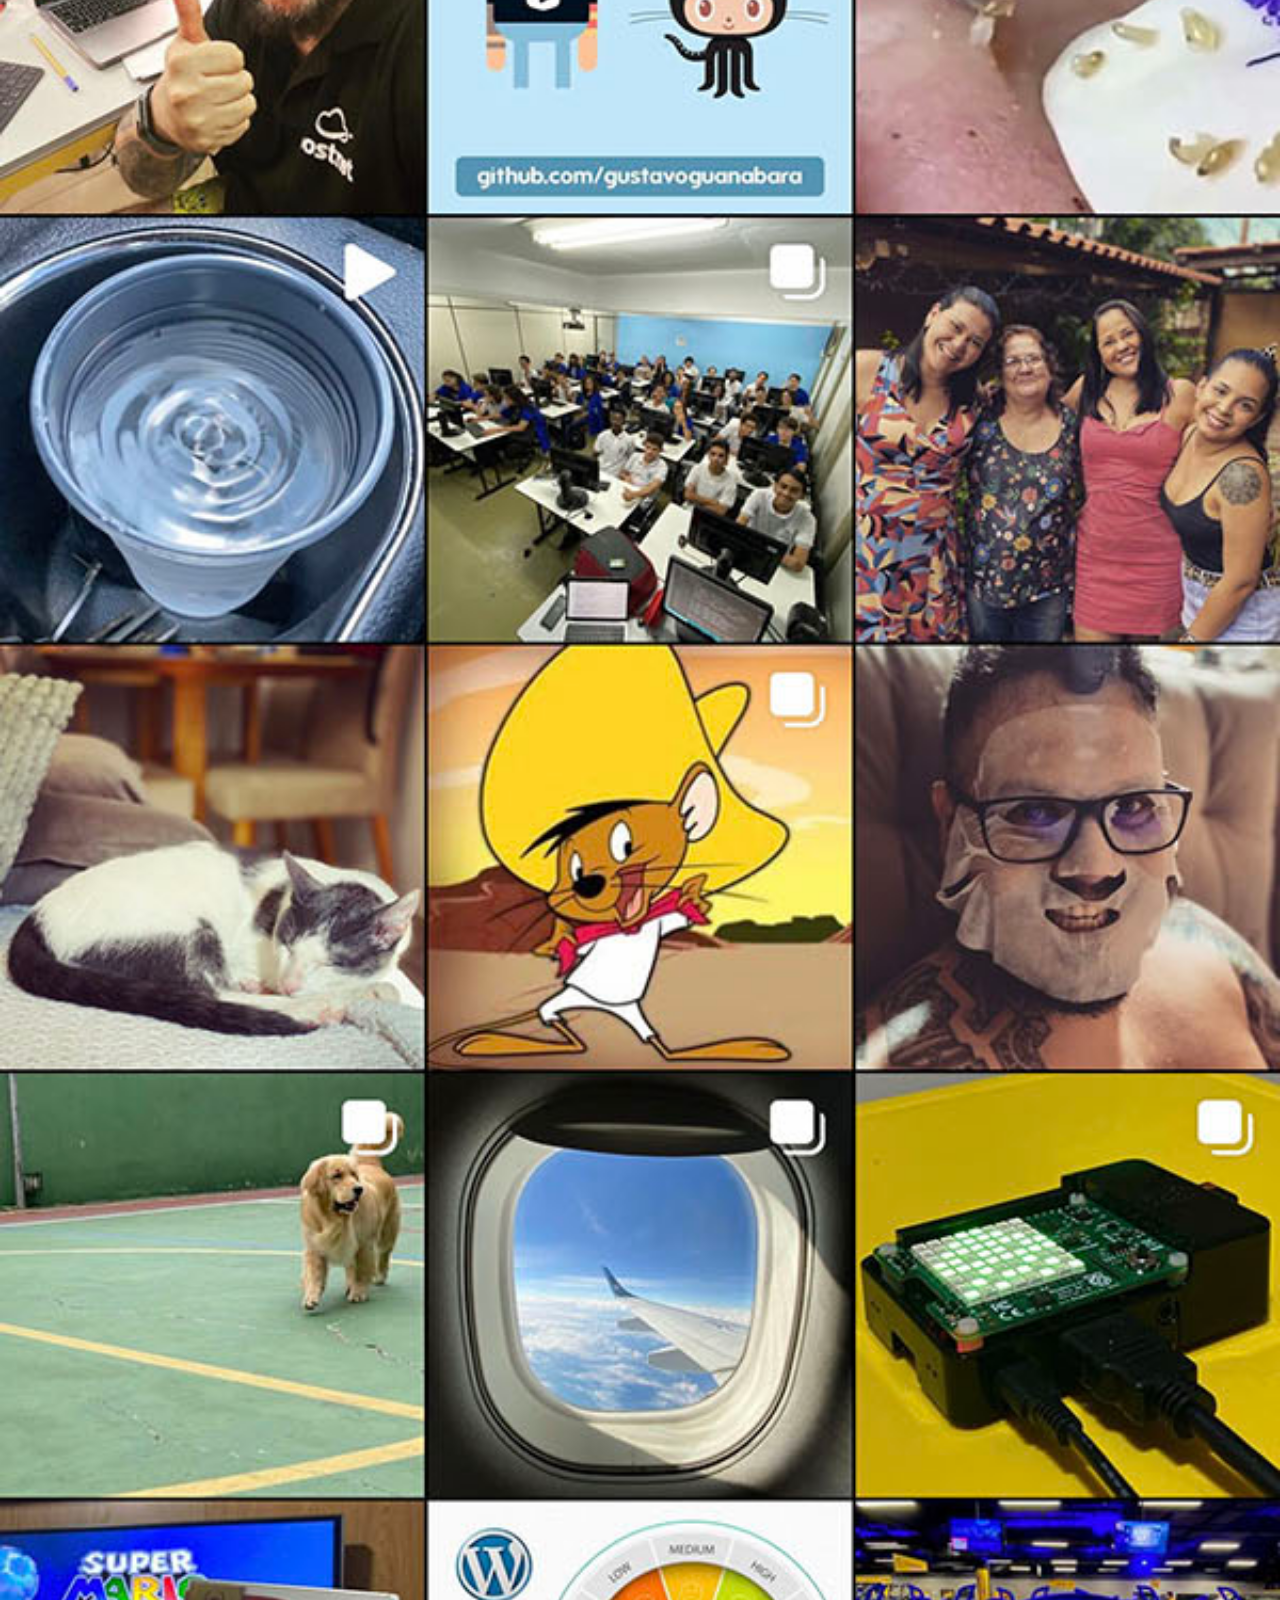
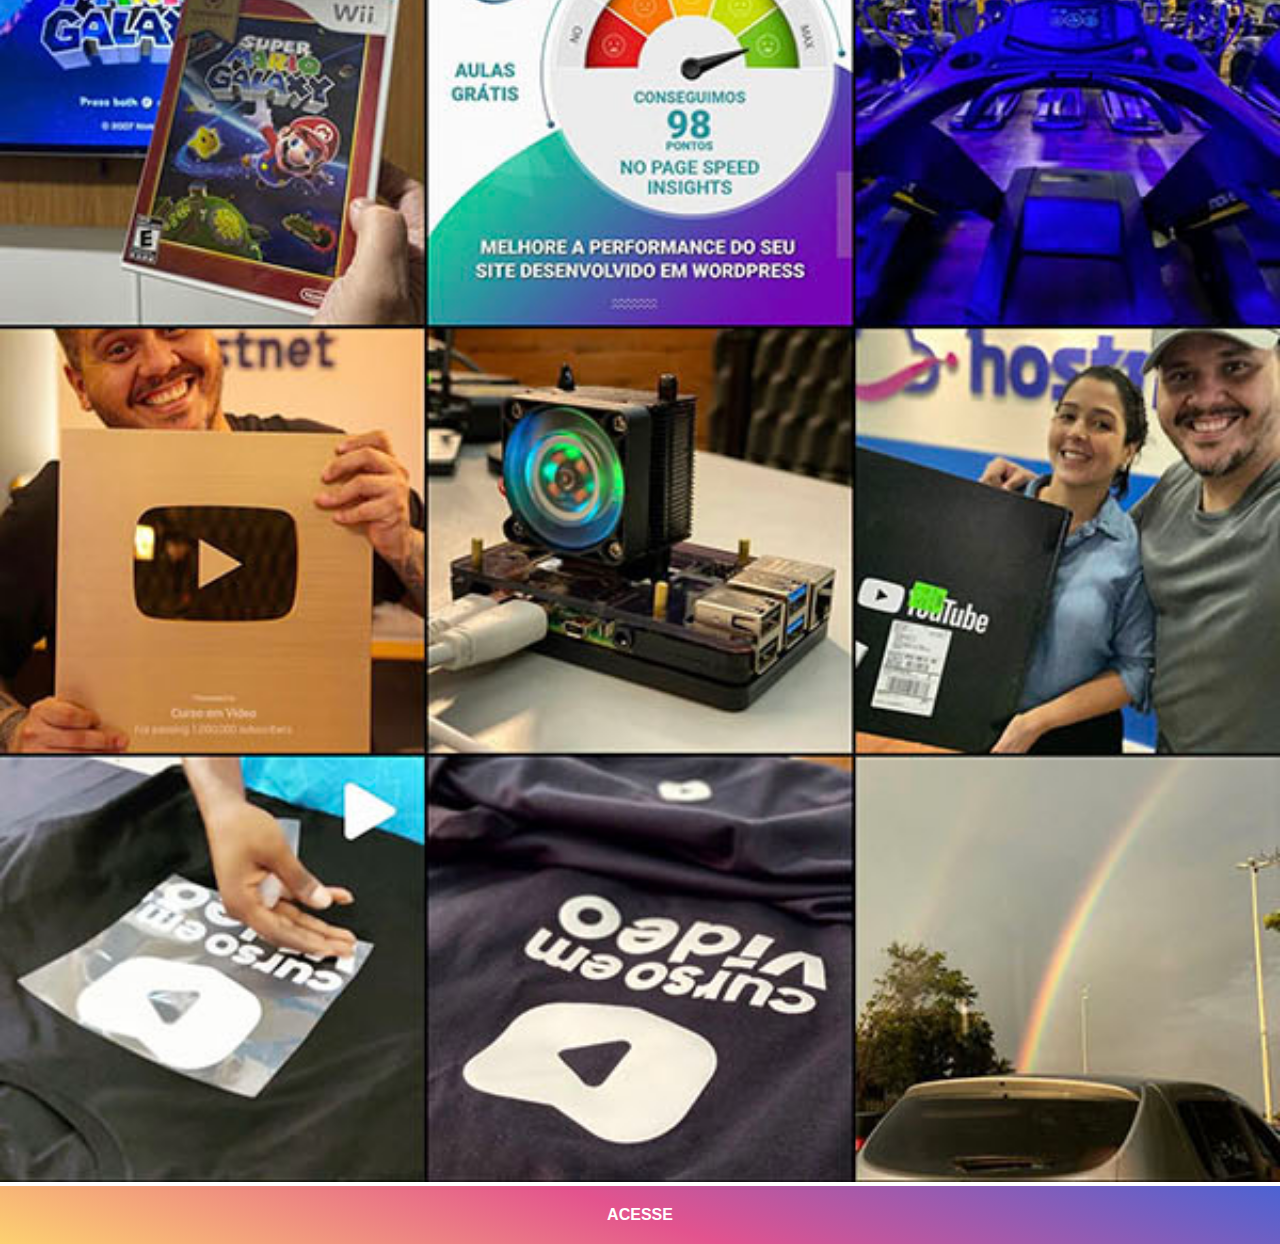
<file: instagram.html>
<!DOCTYPE html>
<html lang="pt-br">
<head>
    <meta charset="UTF-8">
    <meta http-equiv="X-UA-Compatible" content="IE=edge">
    <meta name="viewport" content="width=device-width, initial-scale=1.0">
    <title>Document</title>
    <link rel="stylesheet" href="estilos/social.css">
    <style>
        a {
            background-image: linear-gradient(200deg, #4C63D3, #E3538E, #FDD170);
        }

        a:hover {
            color: black;
            transition: .6s;
        }
    </style>
</head>
<body>
    <img src="imagens/tela-instagram.jpg" alt="YouTube">
    <a href="https://www.instagram.com/wesley.xoliveira/" target="_blank">ACESSE</a>
</body>
</html>
</file>
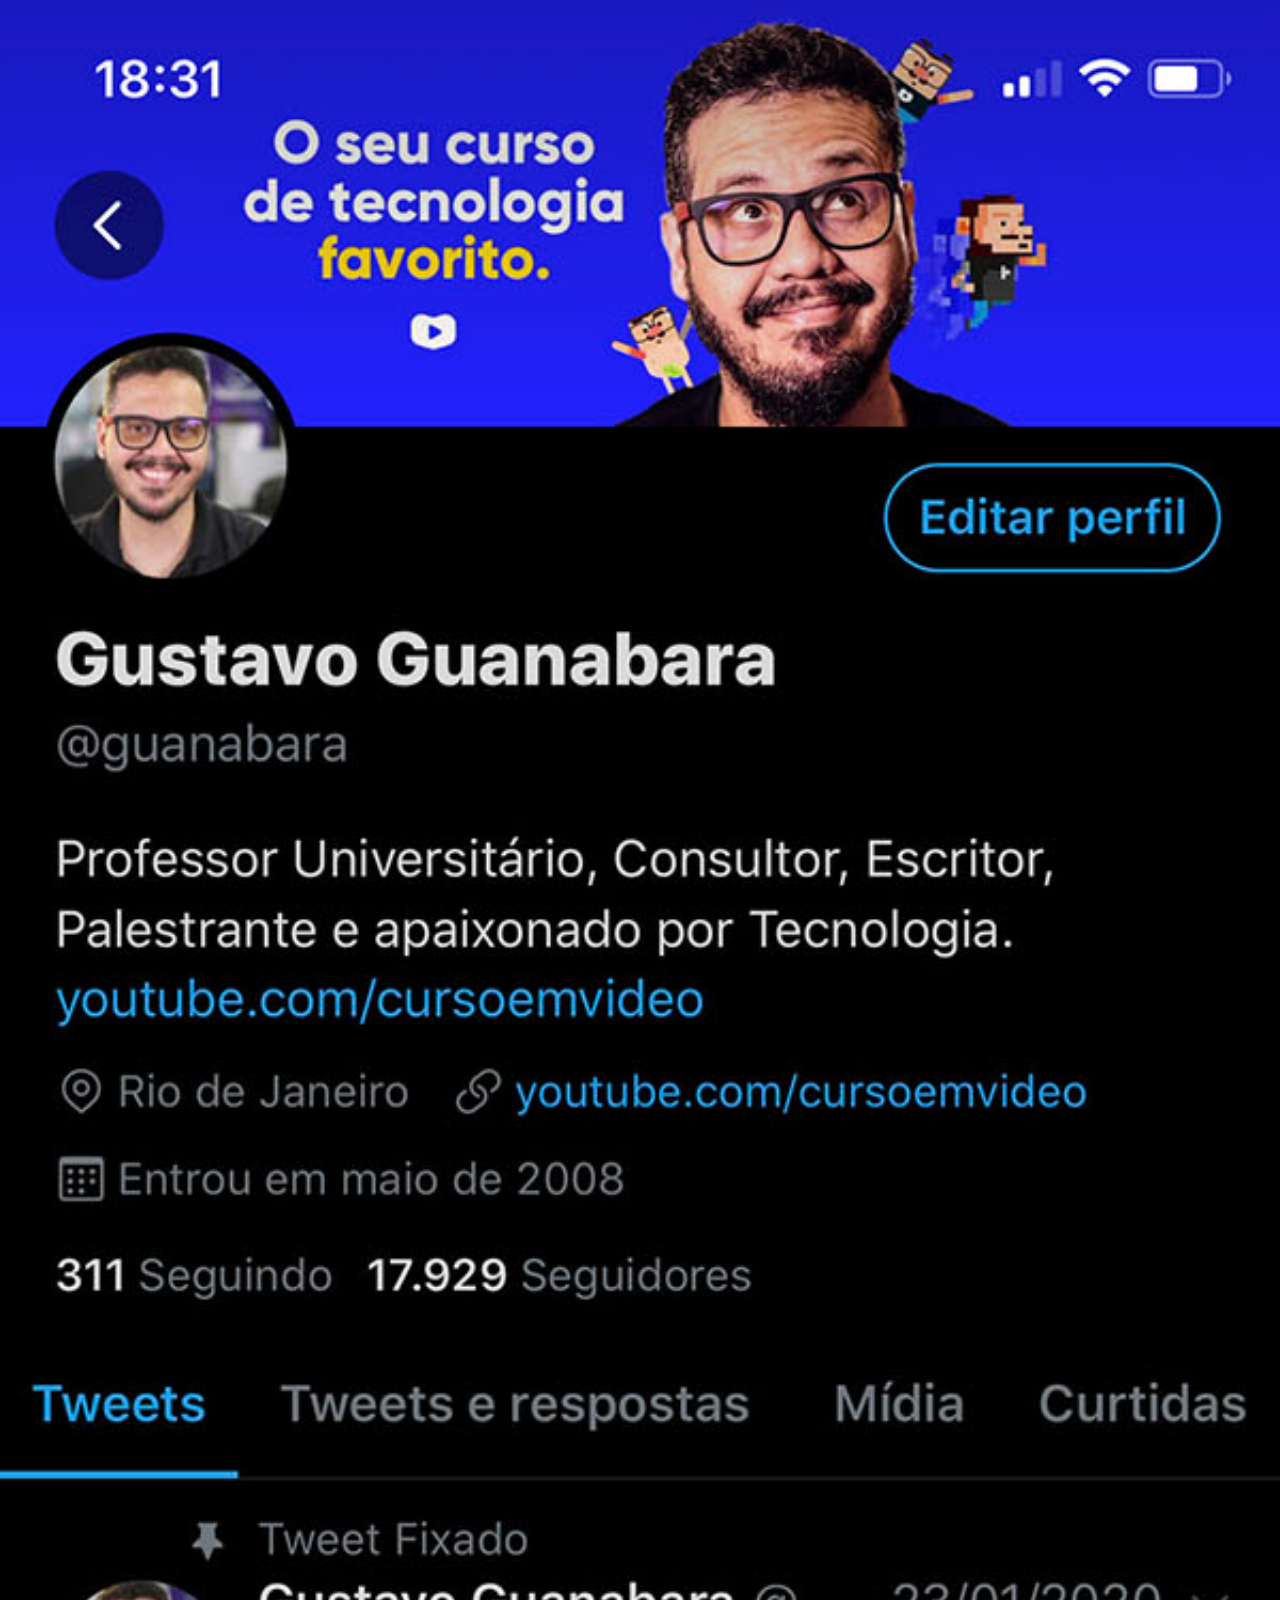
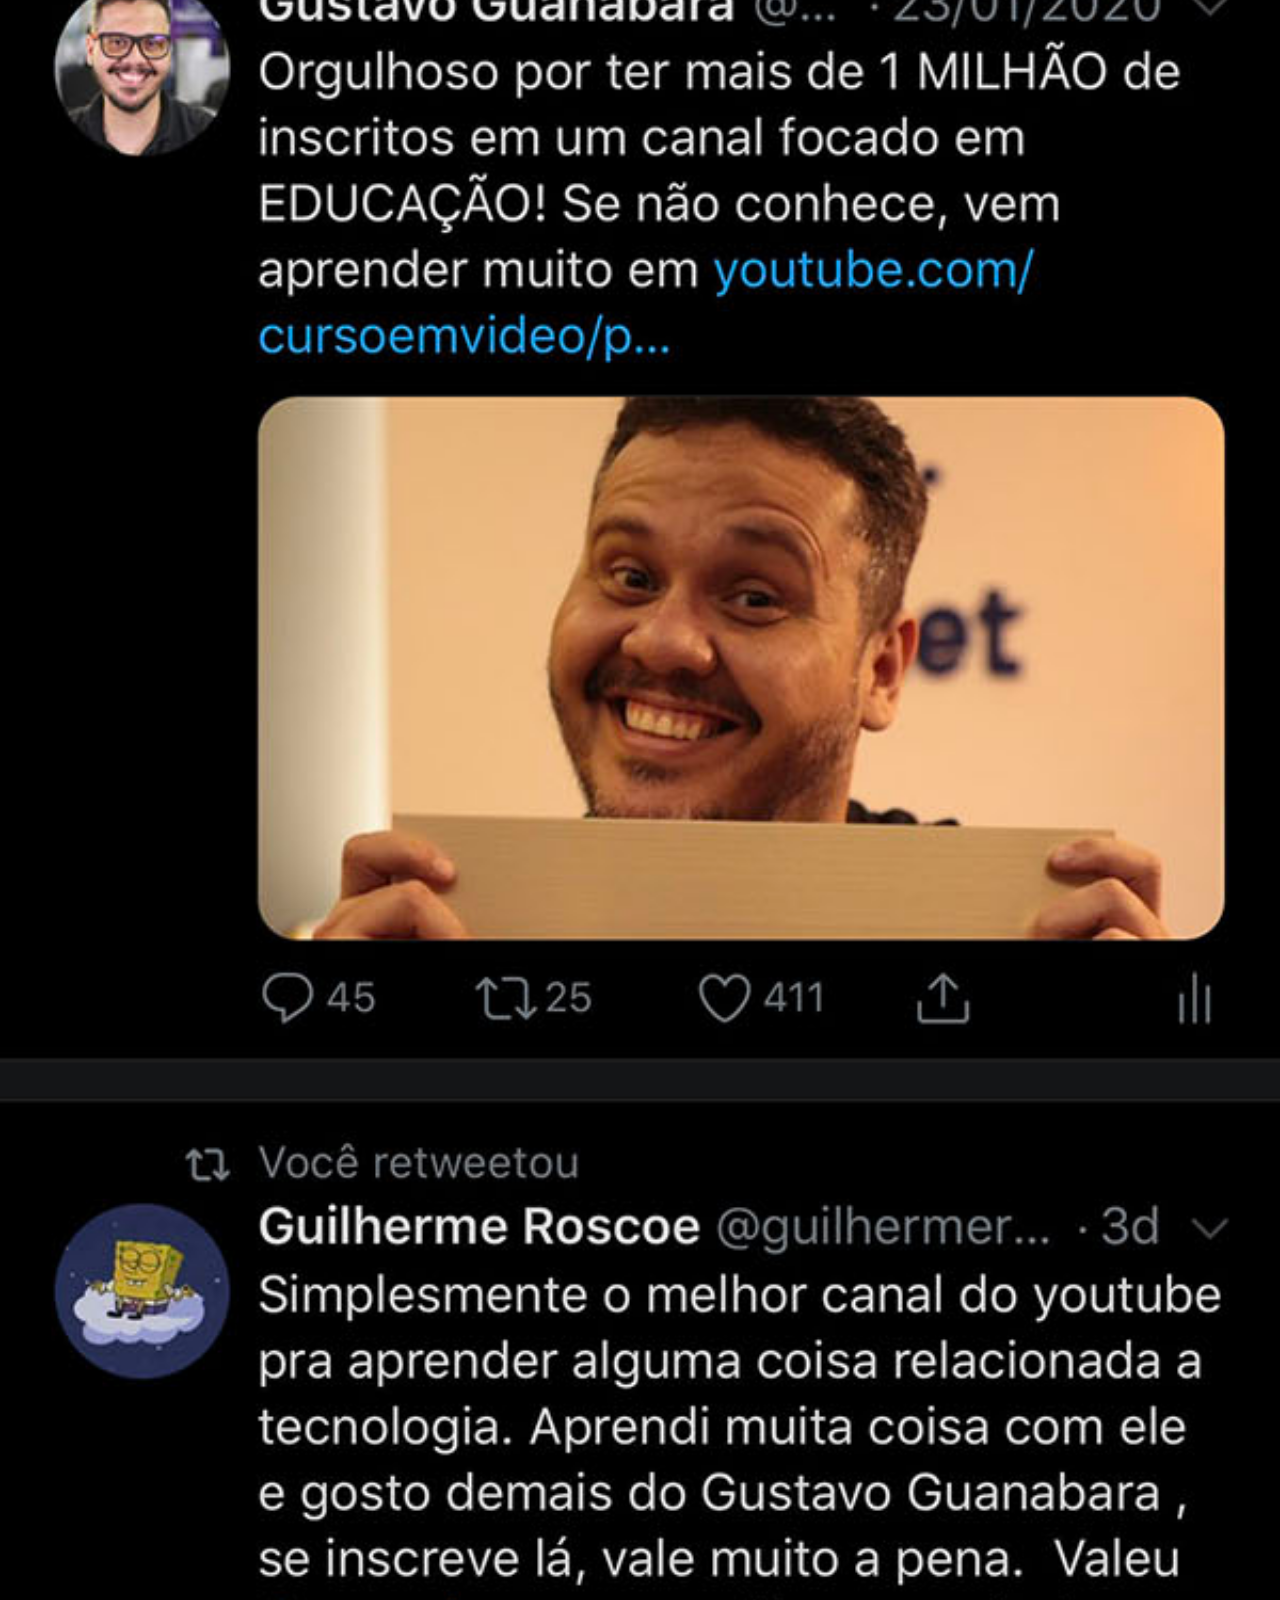
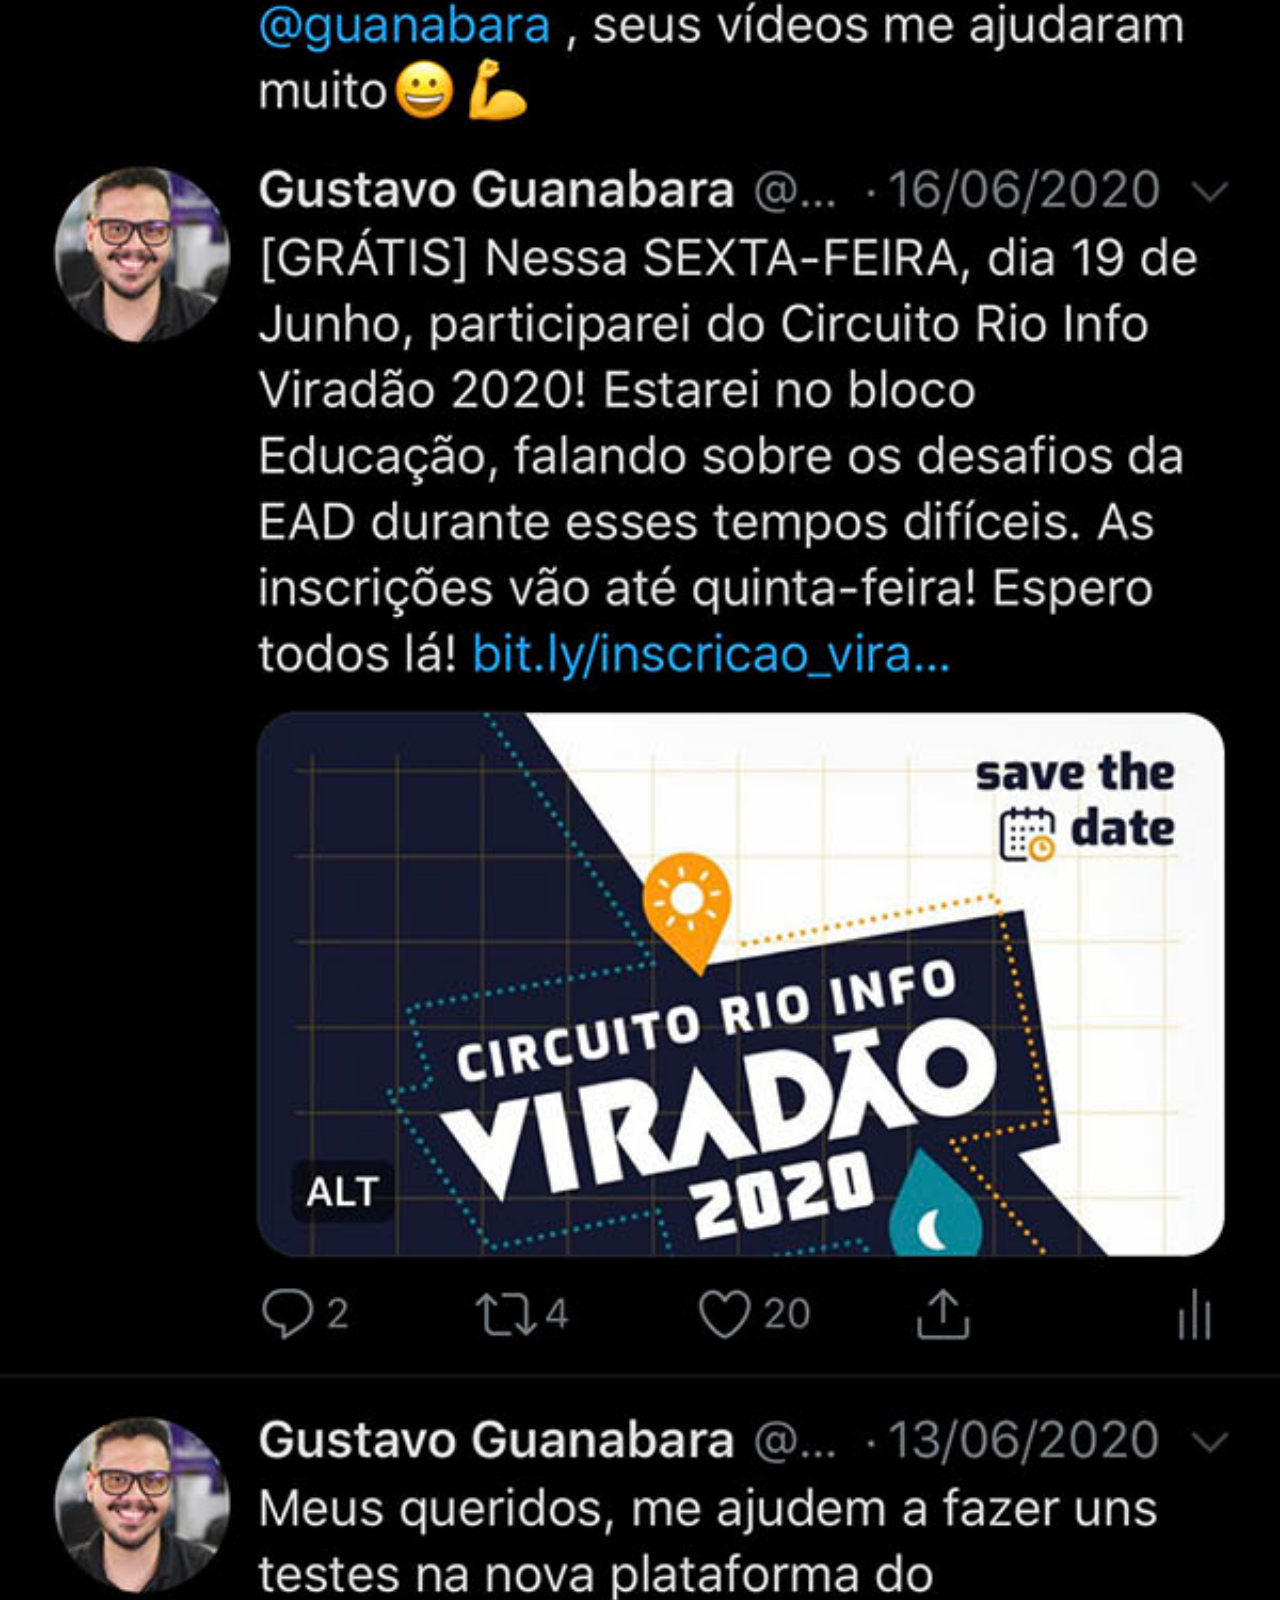
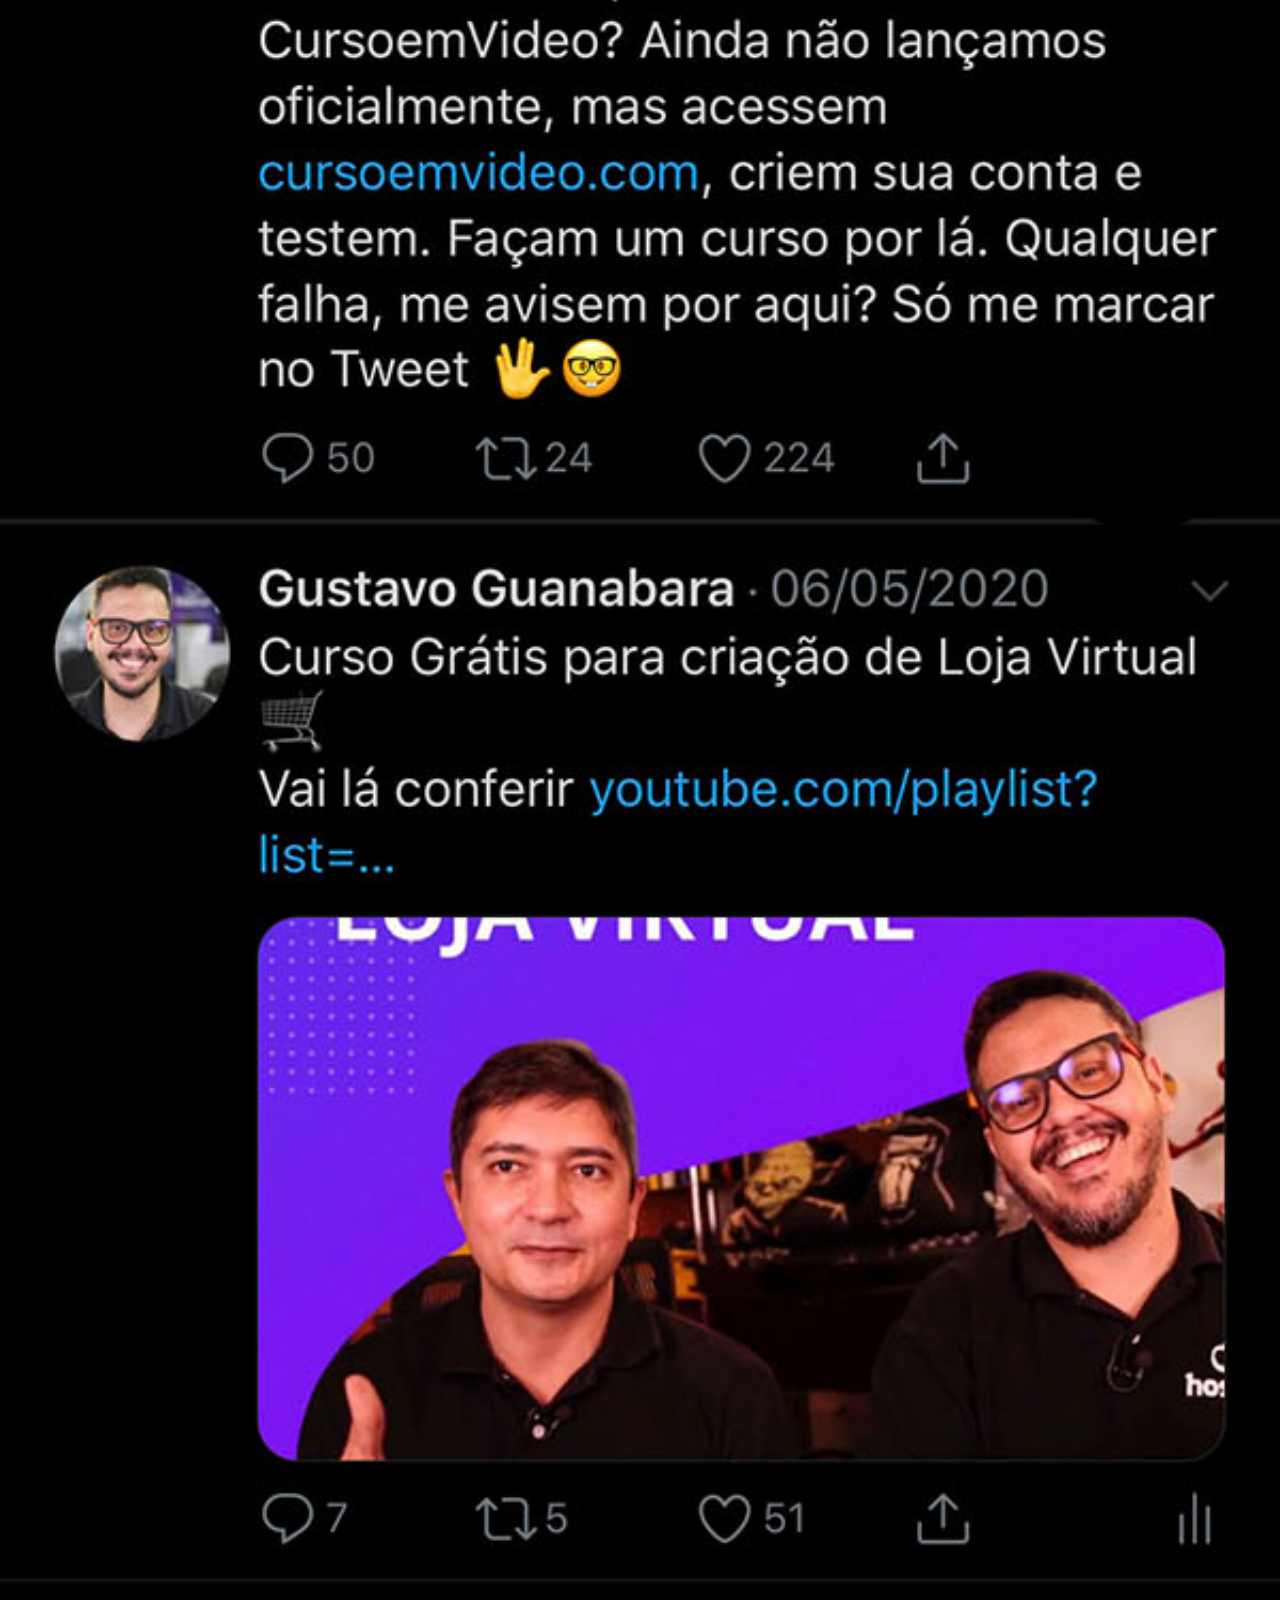
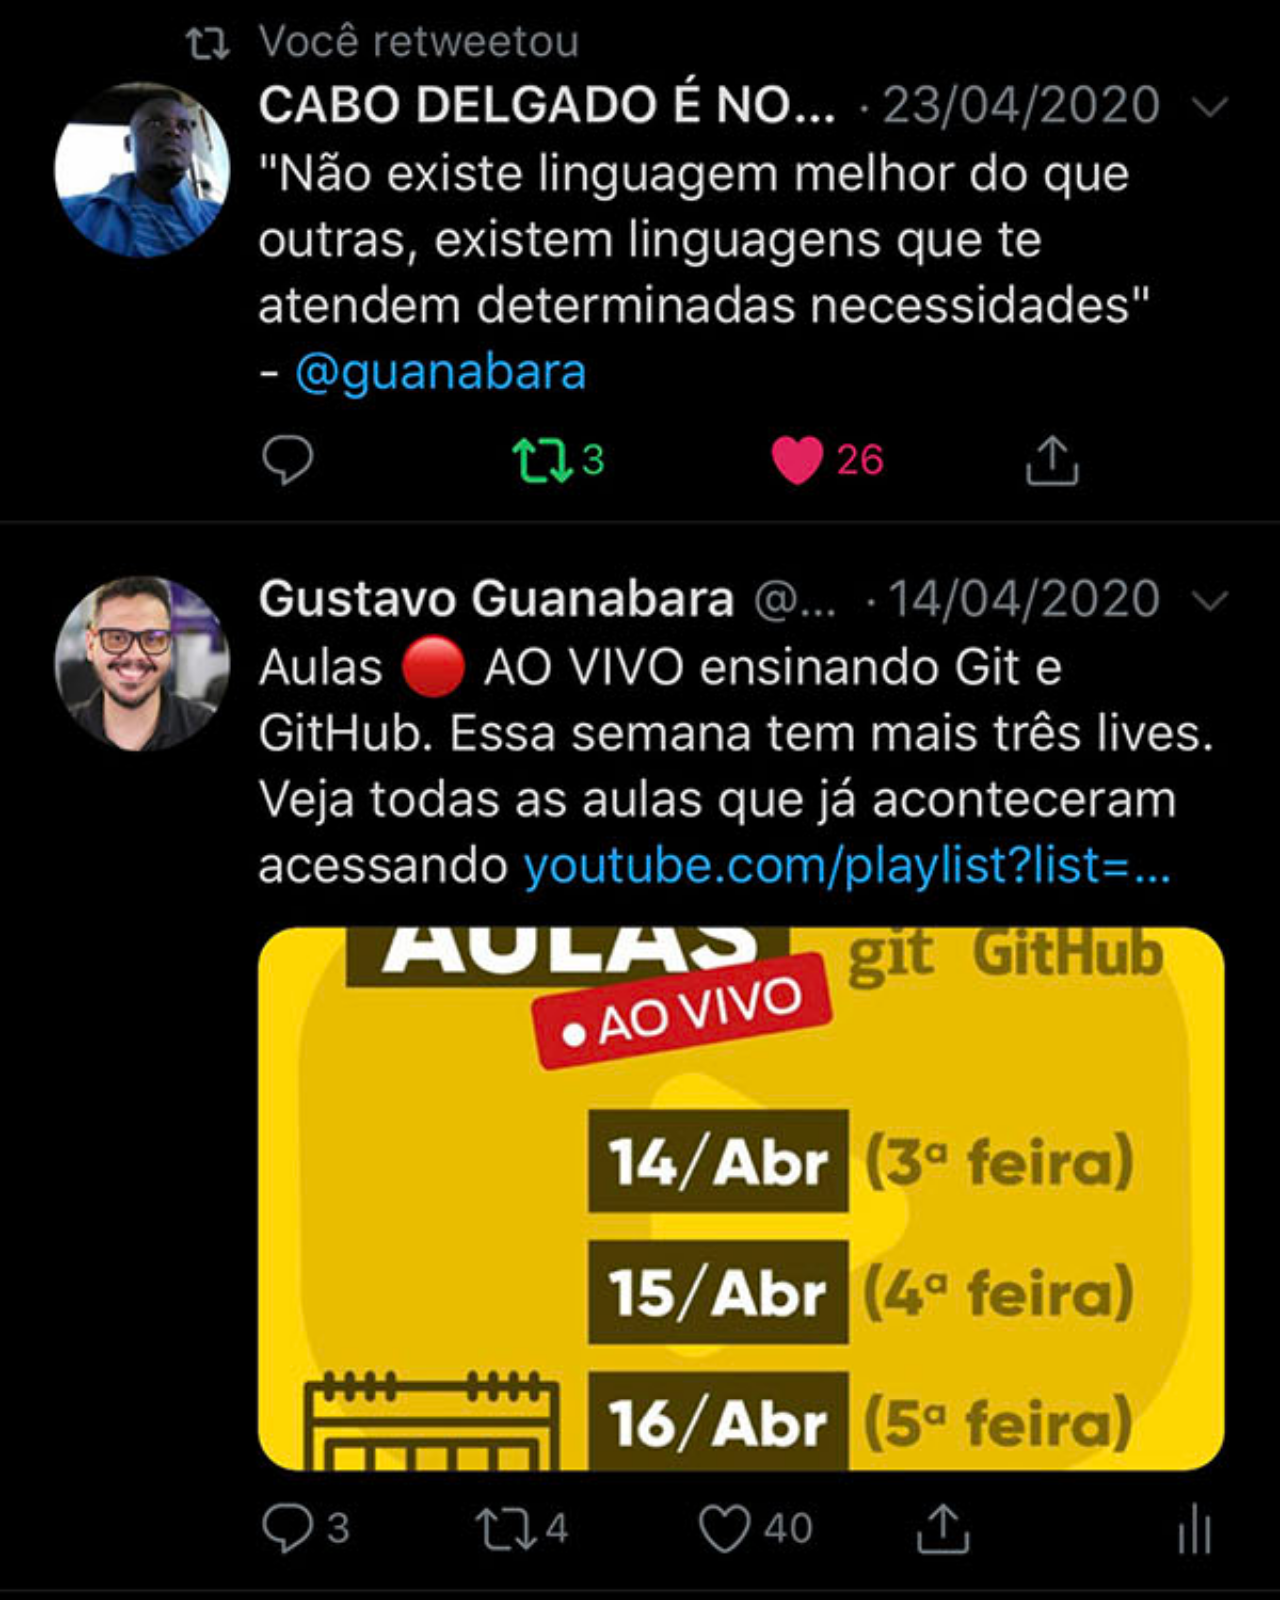
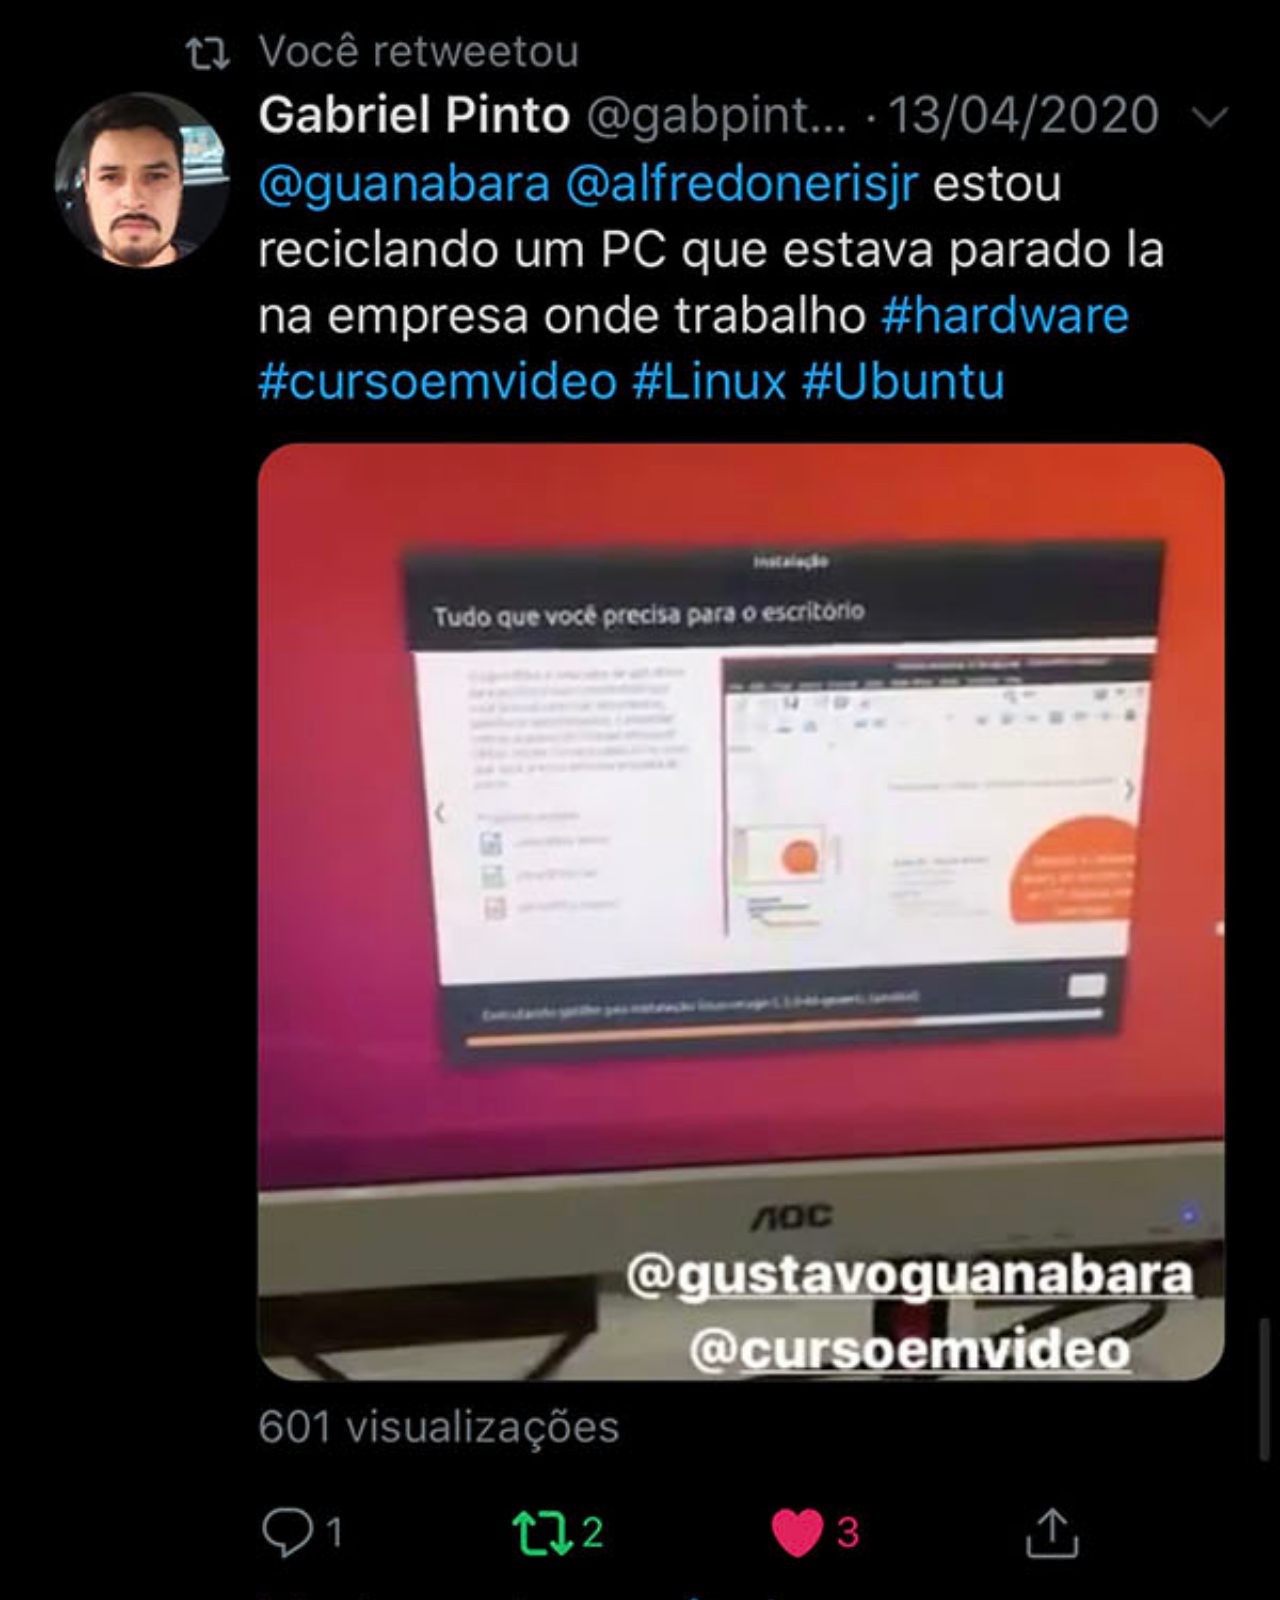
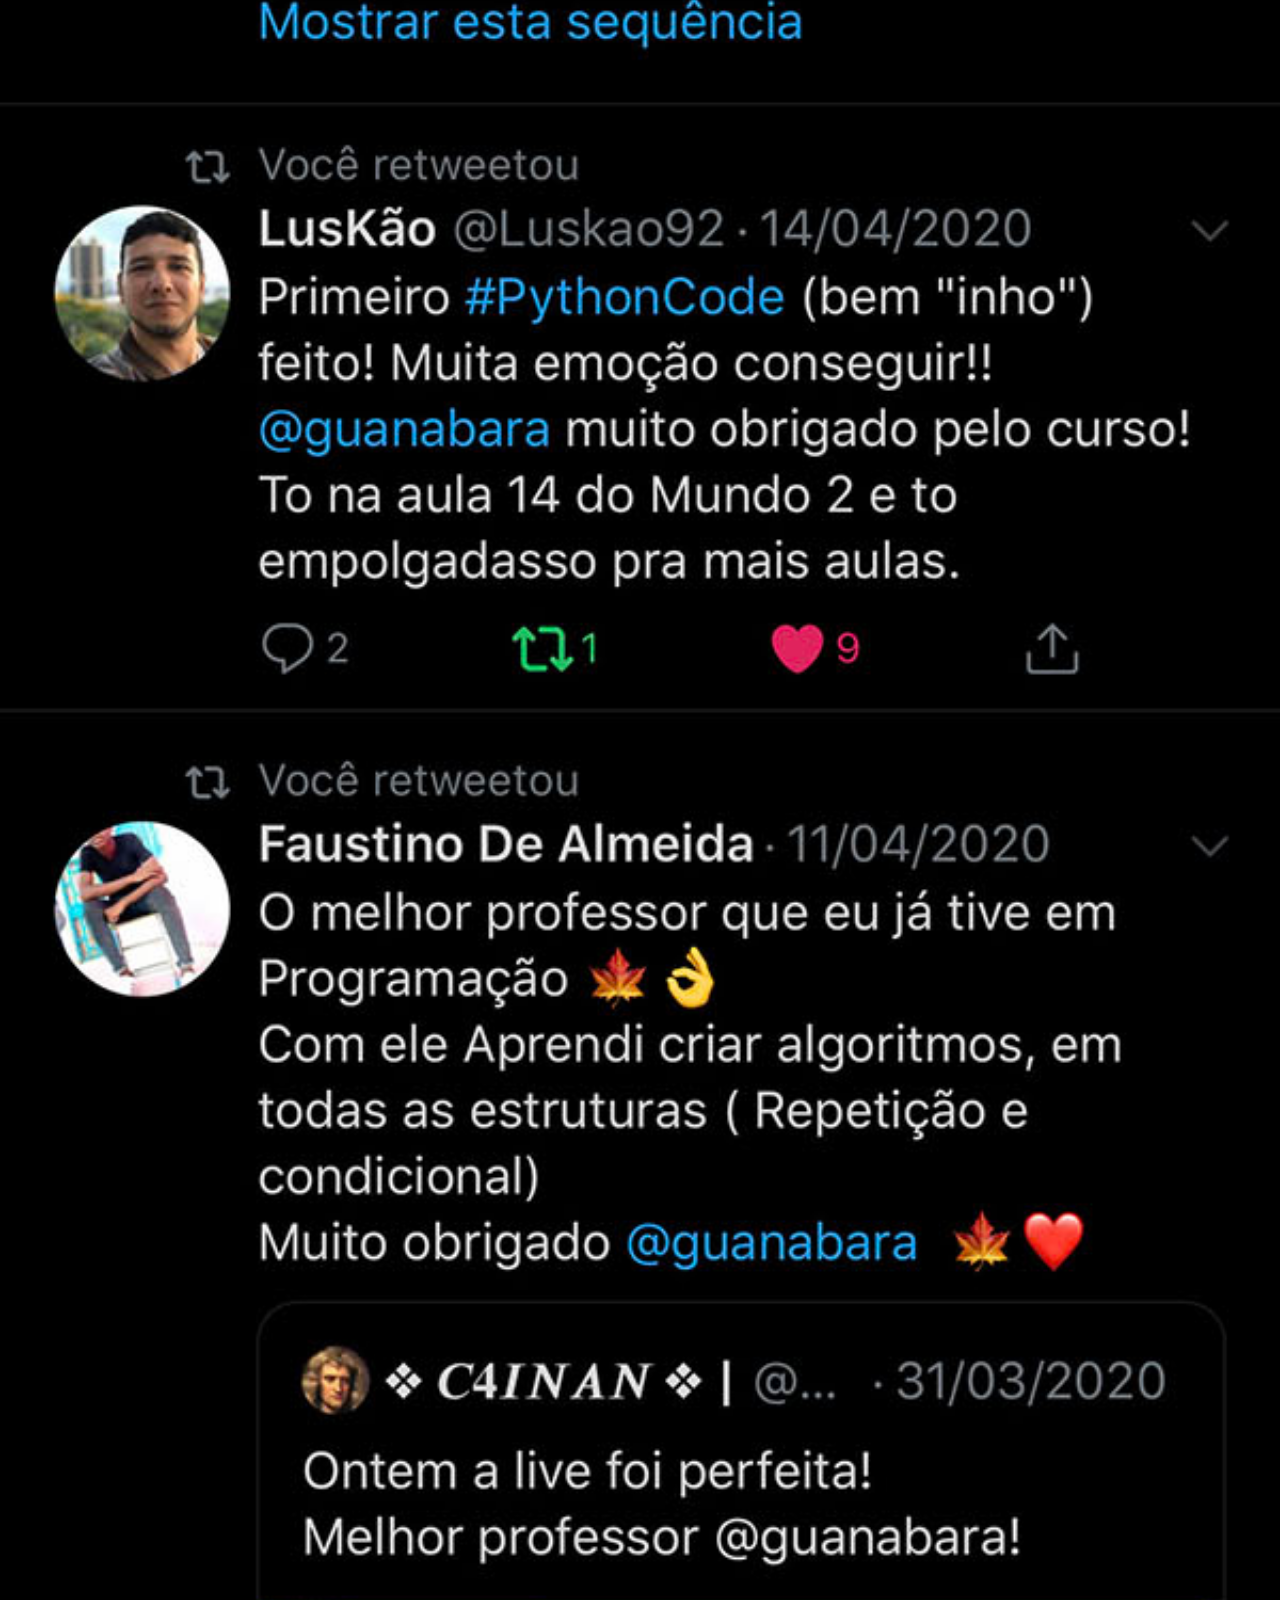
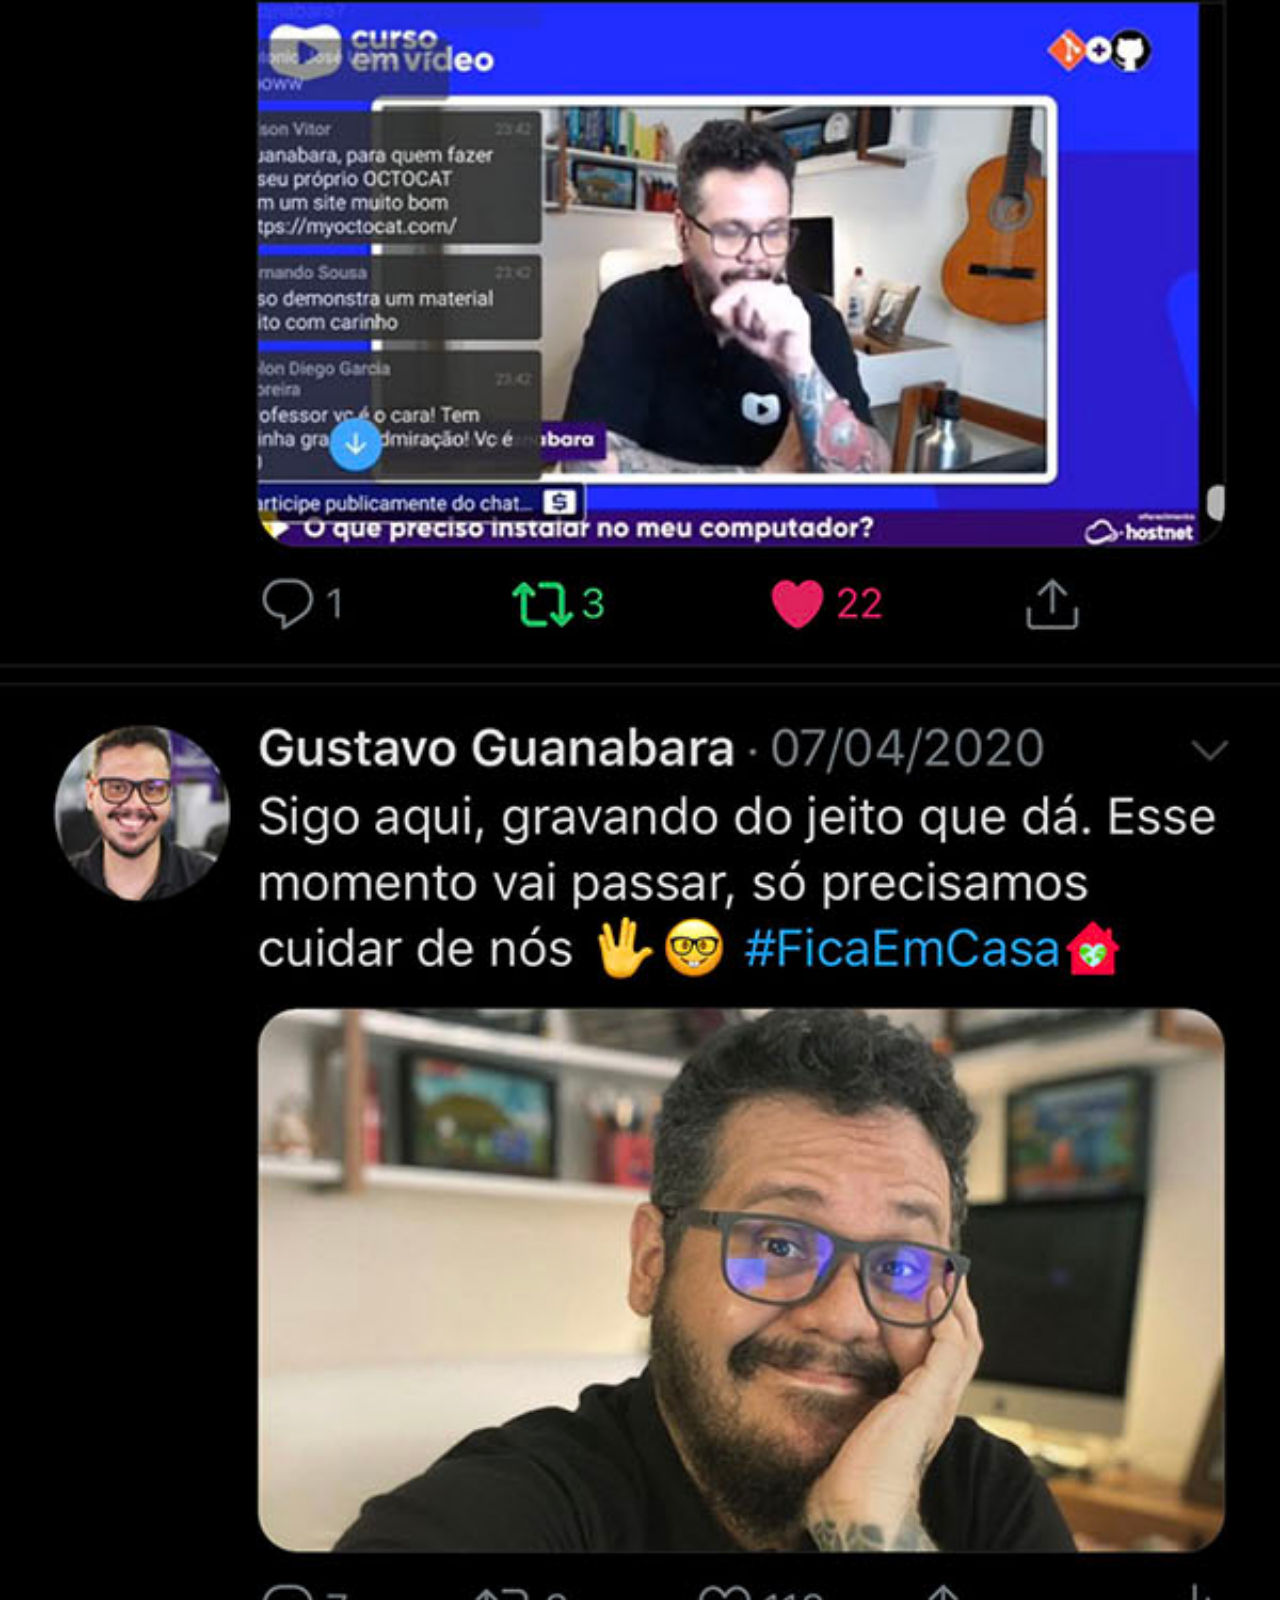
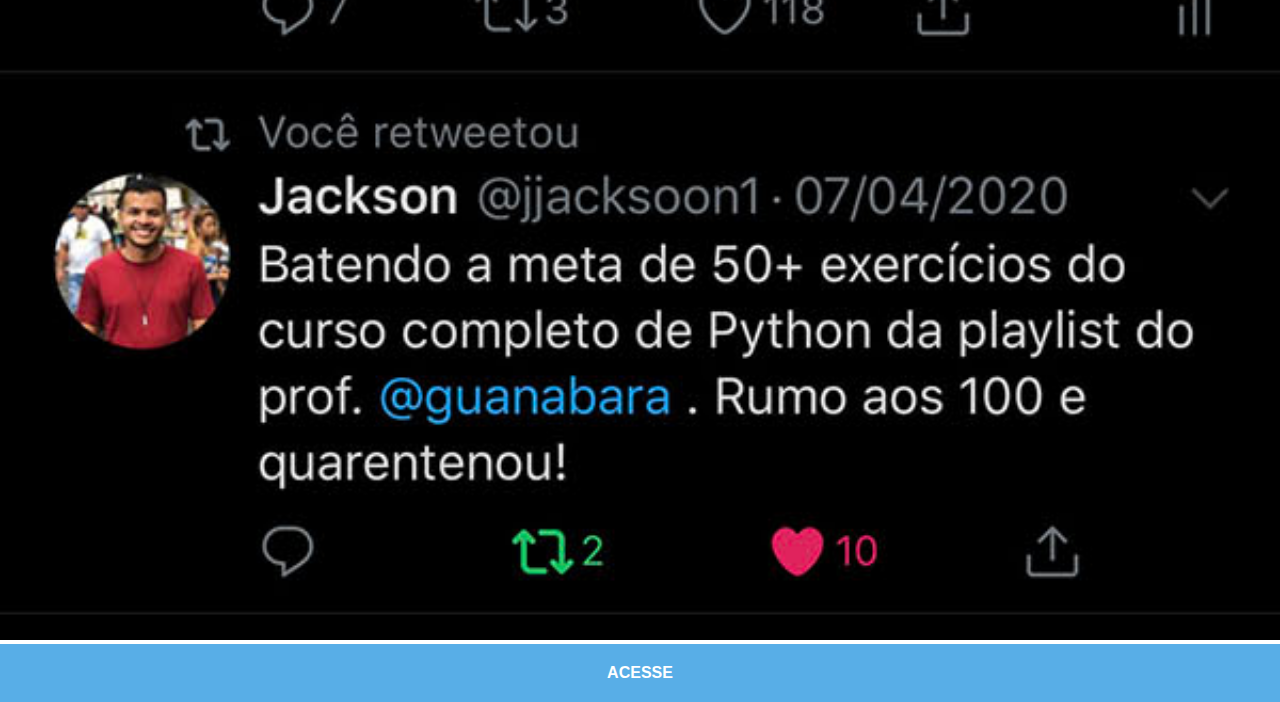
<file: twitter.html>
<!DOCTYPE html>
<html lang="pt-br">
<head>
    <meta charset="UTF-8">
    <meta http-equiv="X-UA-Compatible" content="IE=edge">
    <meta name="viewport" content="width=device-width, initial-scale=1.0">
    <title>Document</title>
    <link rel="stylesheet" href="estilos/social.css">
    <style>
        a {
            background-color: #58AEE7;
        }

        a:hover  {
            background-color: #3a7daa;
            transition: .4s;
        }
    </style>
</head>
<body>
    <img src="imagens/tela-twitter.jpg" alt="Twitter">
    <a href="https://twitter.com/WesleyO27173039" target="_blank">ACESSE</a>
</body>
</html>
</file>
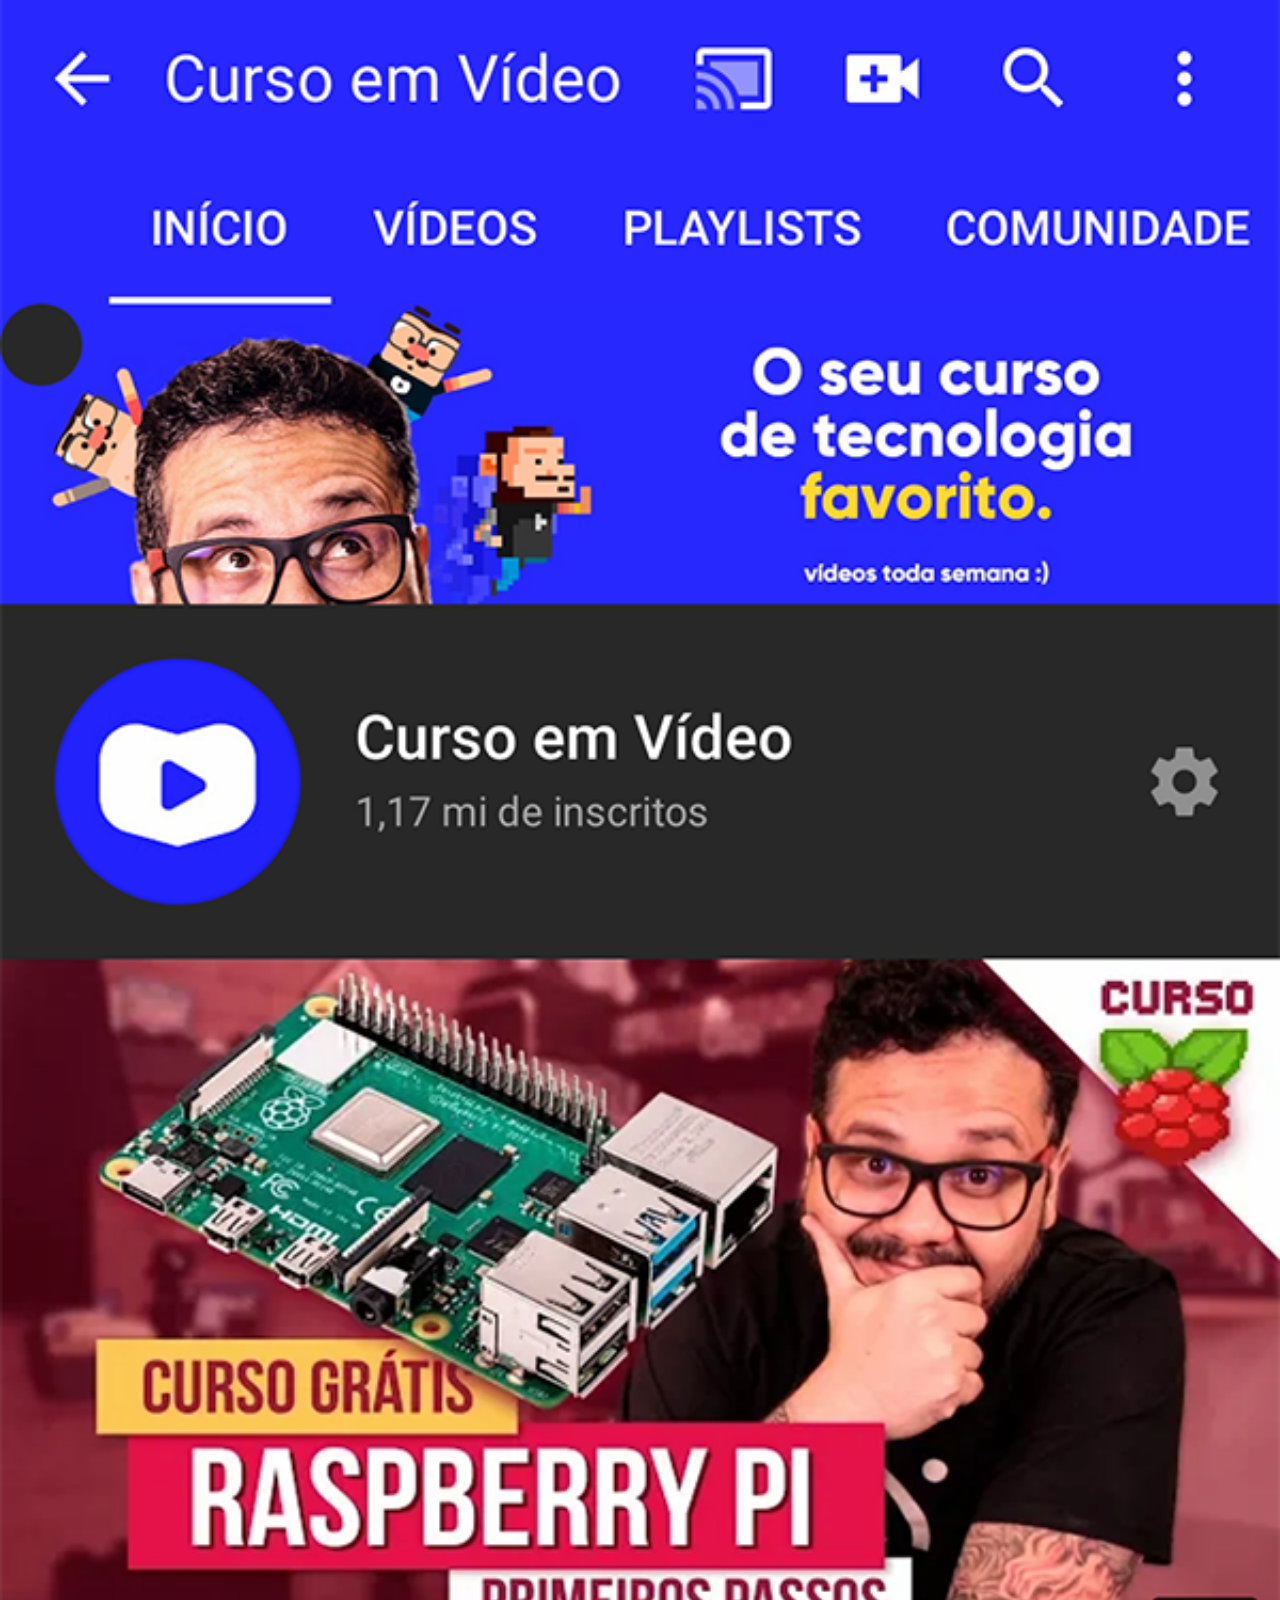
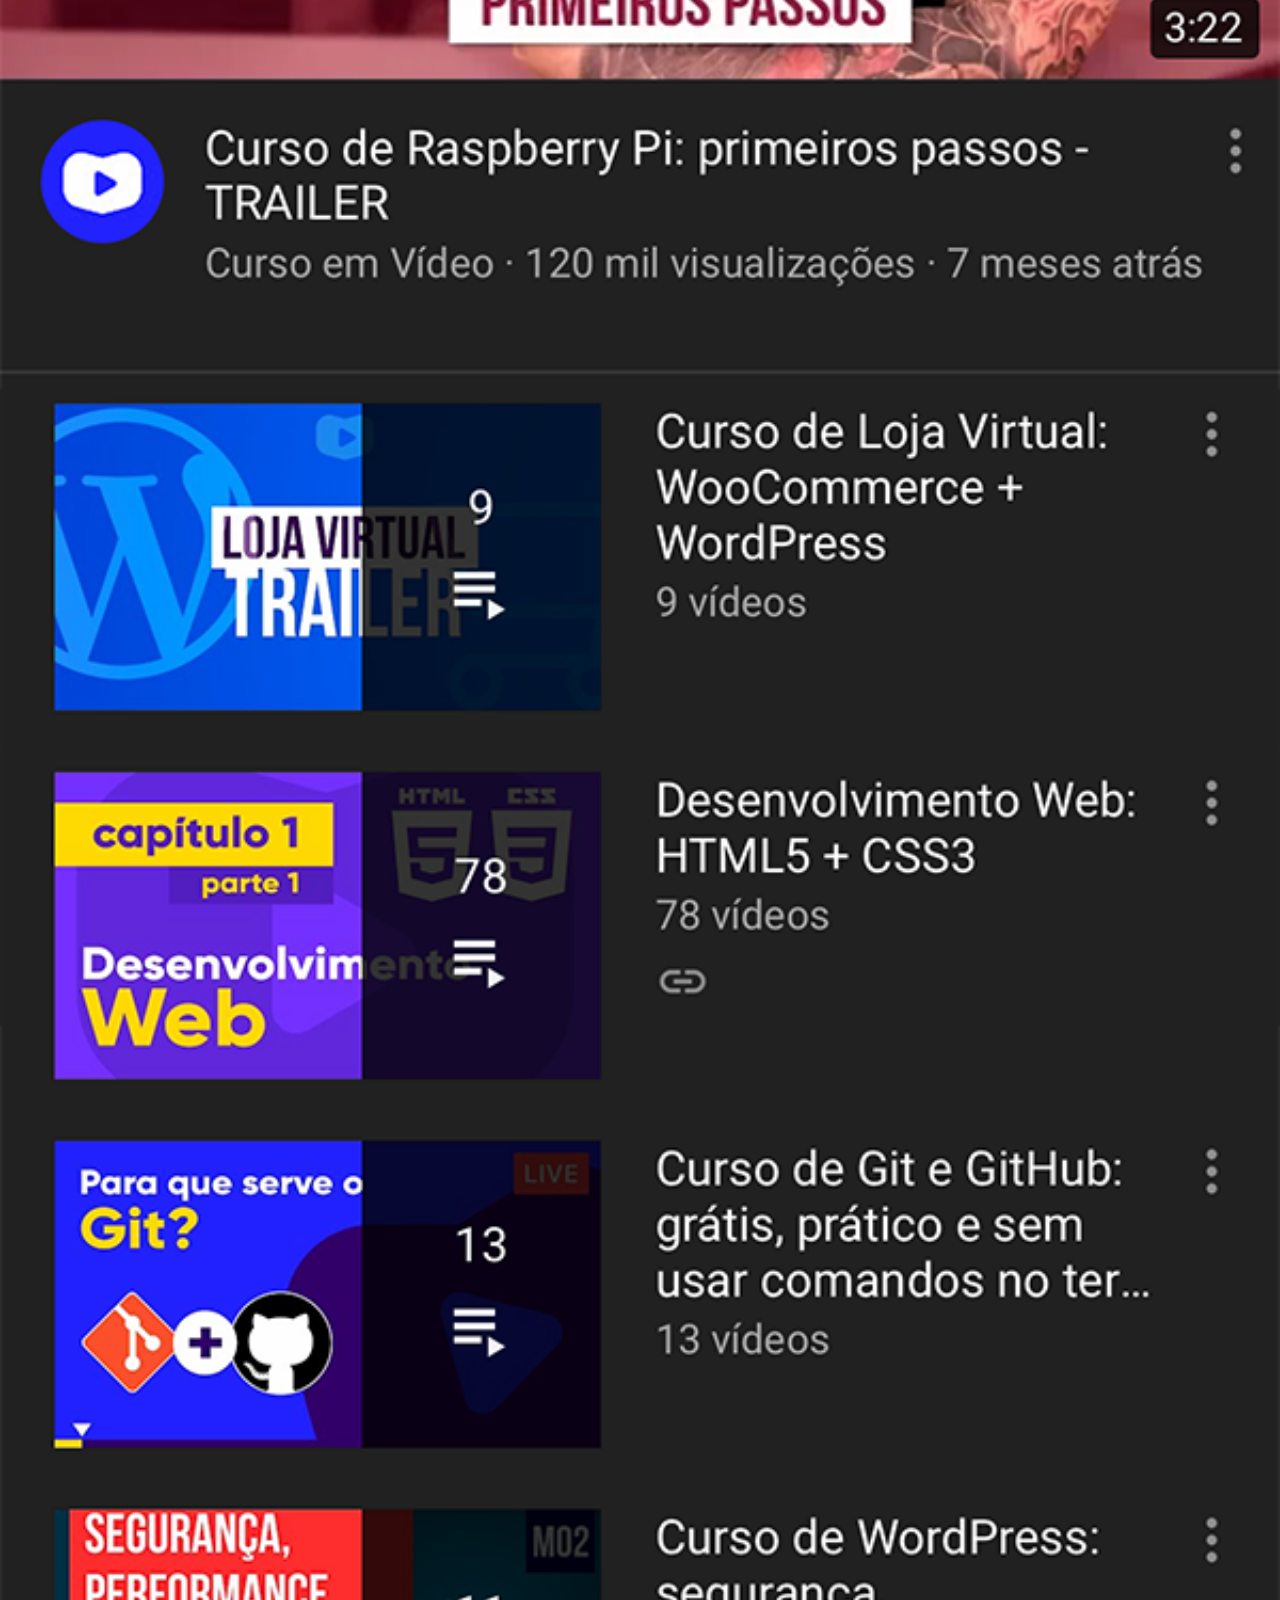
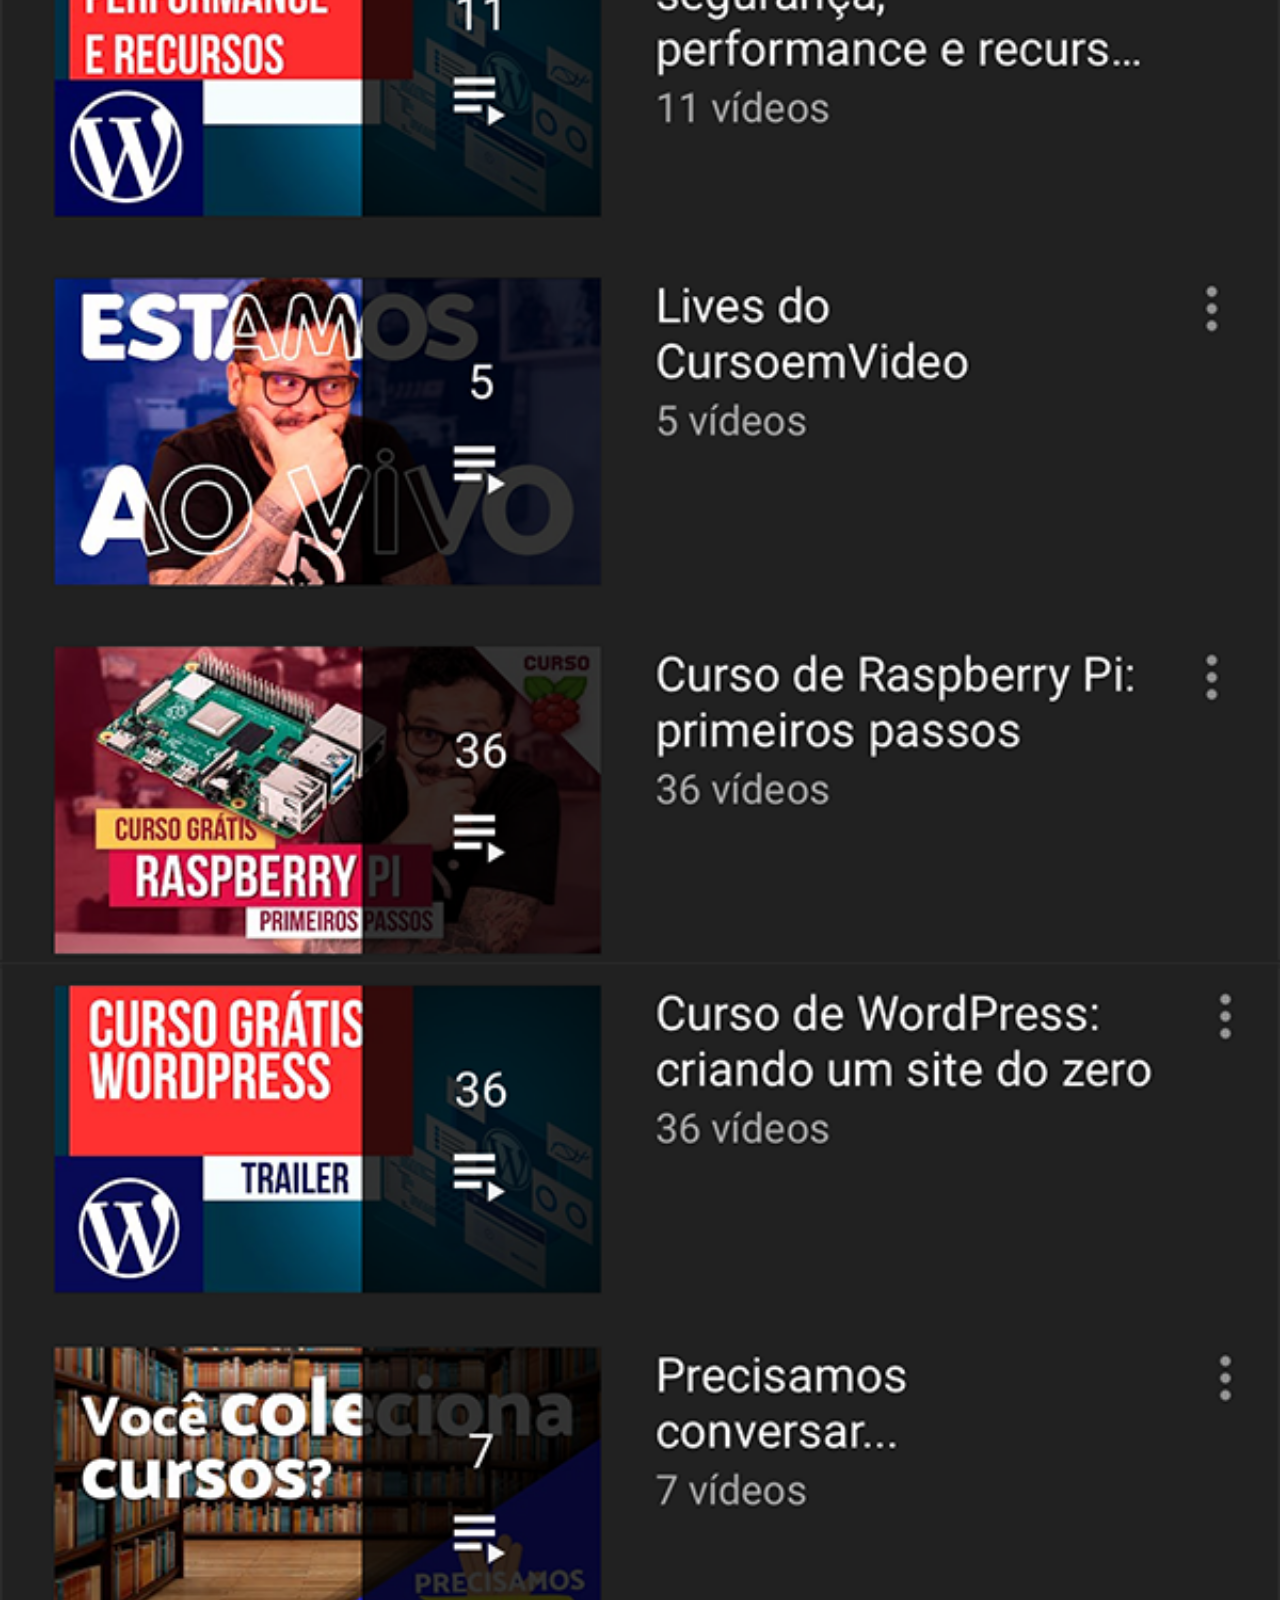
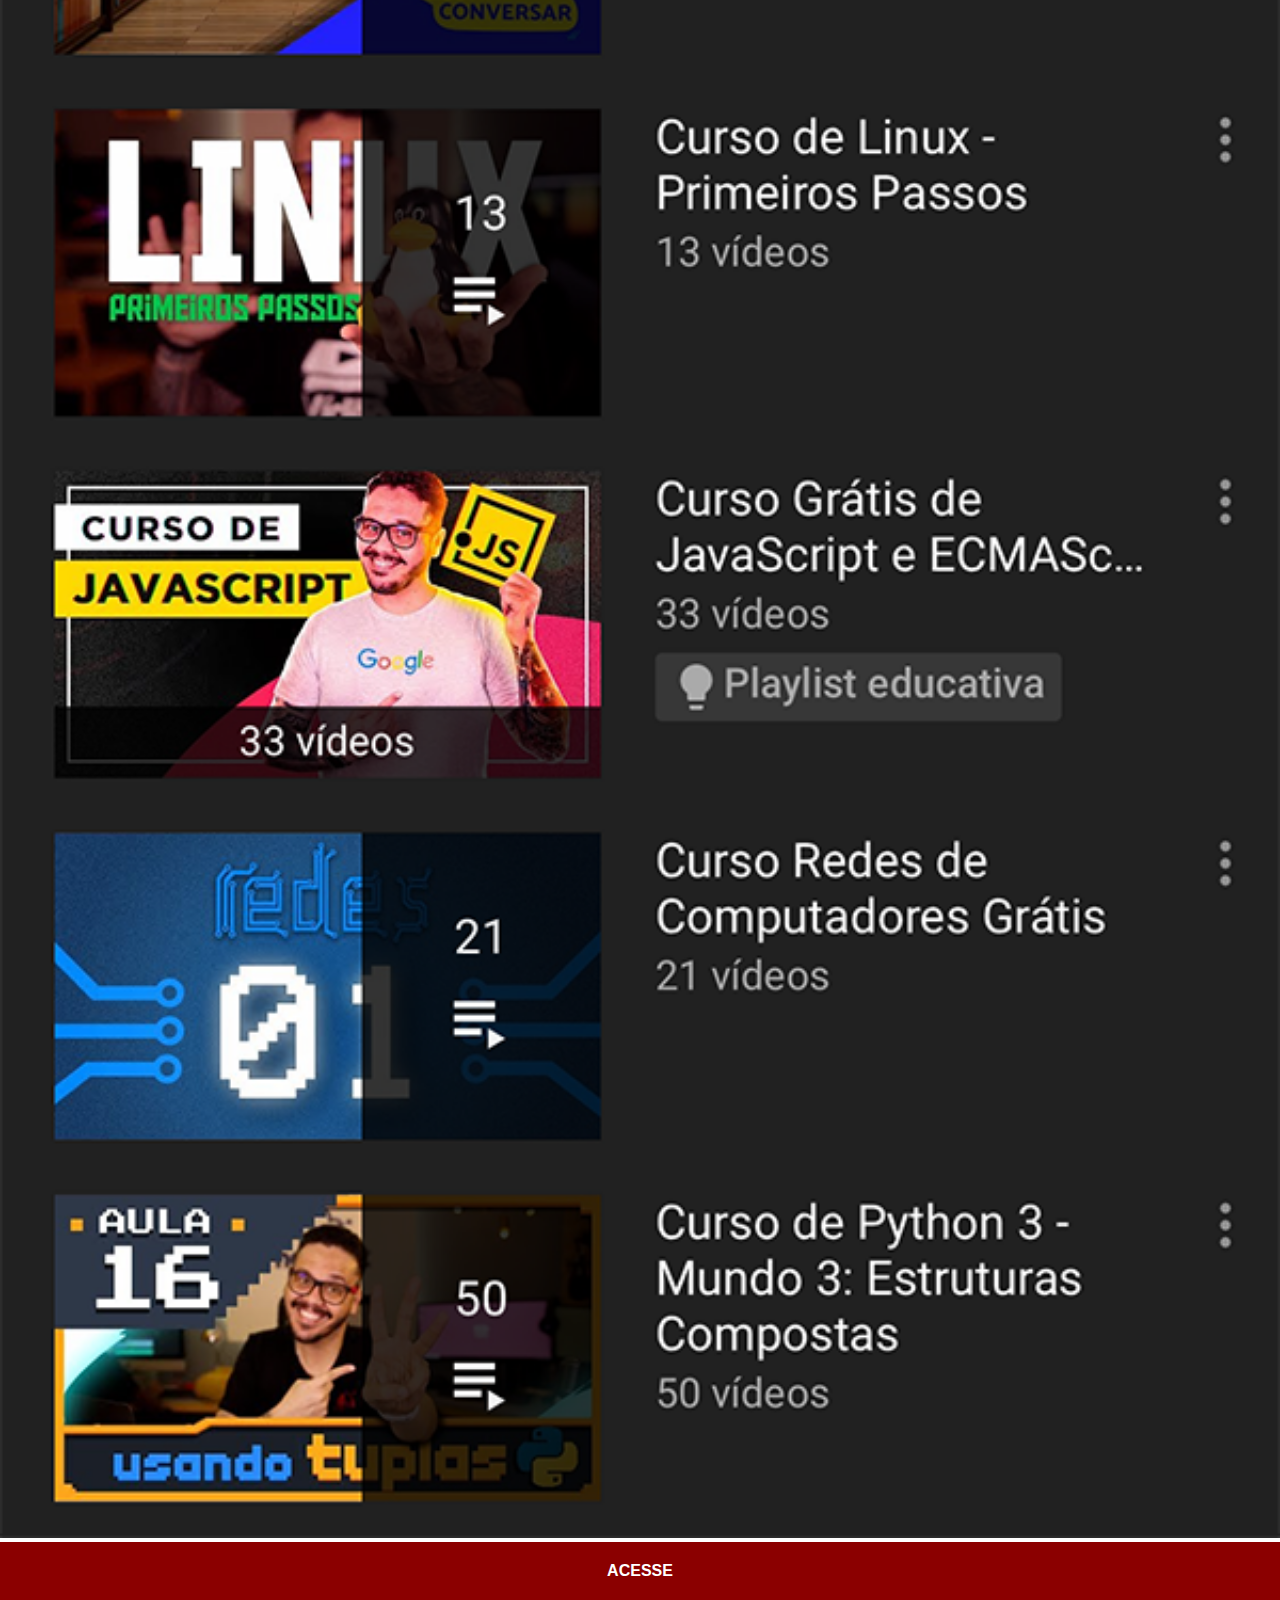
<file: youtube.html>
<!DOCTYPE html>
<html lang="pt-br">
<head>
    <meta charset="UTF-8">
    <meta http-equiv="X-UA-Compatible" content="IE=edge">
    <meta name="viewport" content="width=device-width, initial-scale=1.0">
    <title>Document</title>
    <link rel="stylesheet" href="estilos/social.css">
</head>
<body>
    <img src="imagens/tela-youtube.png" alt="YouTube">
    <a href="https://www.youtube.com/c/CursoemV%C3%ADdeo/playlists" target="_blank">ACESSE</a>
</body>
</html>
</file>
<file: estilos/style.css>
@charset "UTF-8";

* {
    margin: 0;
    padding: 0;
    font-family: Arial, Helvetica, sans-serif;
}

html, body {
    height: 100vh;
    width: 100vw;
    background-color: black;
}

body {
    background: url(../imagens/fundo-madeira.jpg) no-repeat top center;
    background-size: cover;
    background-attachment: fixed;
}

main {
    position: relative;
    height: 100vh;
}

section#telefone {
    position: absolute;
    top: 50%;
    left: 50%;
    transform: translate(-50%, -50%);
    height: 627px;
    width: 311px;
    background: url(../imagens/frame-iphone.png) no-repeat;    
}

iframe#tela {
    position: relative;
    top: 80px;
    left: 22px;
    width: 267px;
    height: 471px;
}

section#redes-sociais {
    text-align: right;
}


section#redes-sociais img {
    width: 50px;
    margin: 10px;
    border-radius: 50%;
    box-shadow: 2px 2px 5px rgba(0, 0, 0, 0.400);
    box-sizing: border-box;
}

section#redes-sociais img:hover {
    border: 2px solid rgba(255, 255, 255, 0.637);
    transition: transform .4s, border .2s;
    transform: translate(-3px, -3px);
    box-shadow: 5px 5px 10px rgba(0, 0, 0, 0.637);
}
</file>
<file: estilos/social.css>
@charset "UTF-8";

* {
    margin: 0;
    padding: 0;
    font-family: Arial, Helvetica, sans-serif;
}

::-webkit-scrollbar {
    width: 0;
    height: 0;
}

img {
    width: 100vw;
}

a {
    text-align: center;
    font-weight: bolder;
    text-decoration: none;
    display: block;
    padding: 20px;
    margin-top: 0;
    color: white;
    background-color: darkred;
}

a:hover {
    background-color: red;
    transition: .4s;
}
</file>
